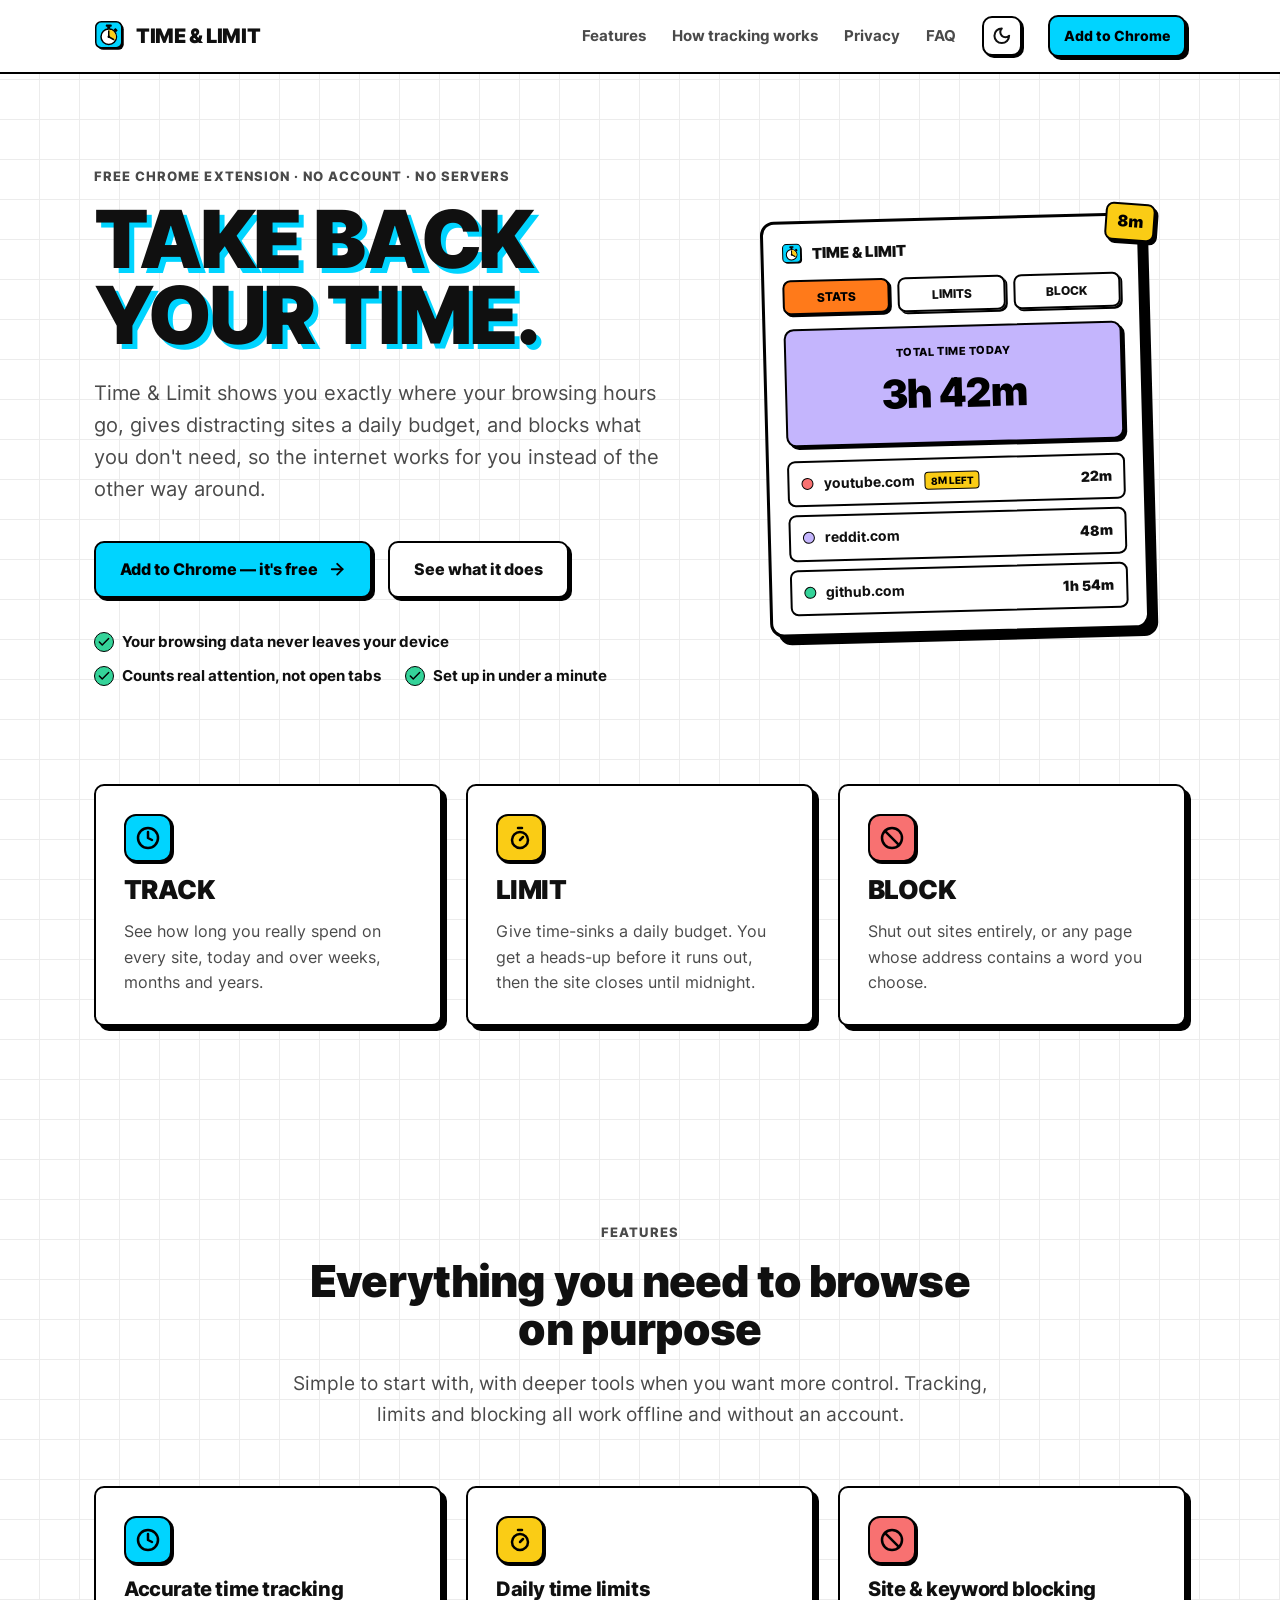
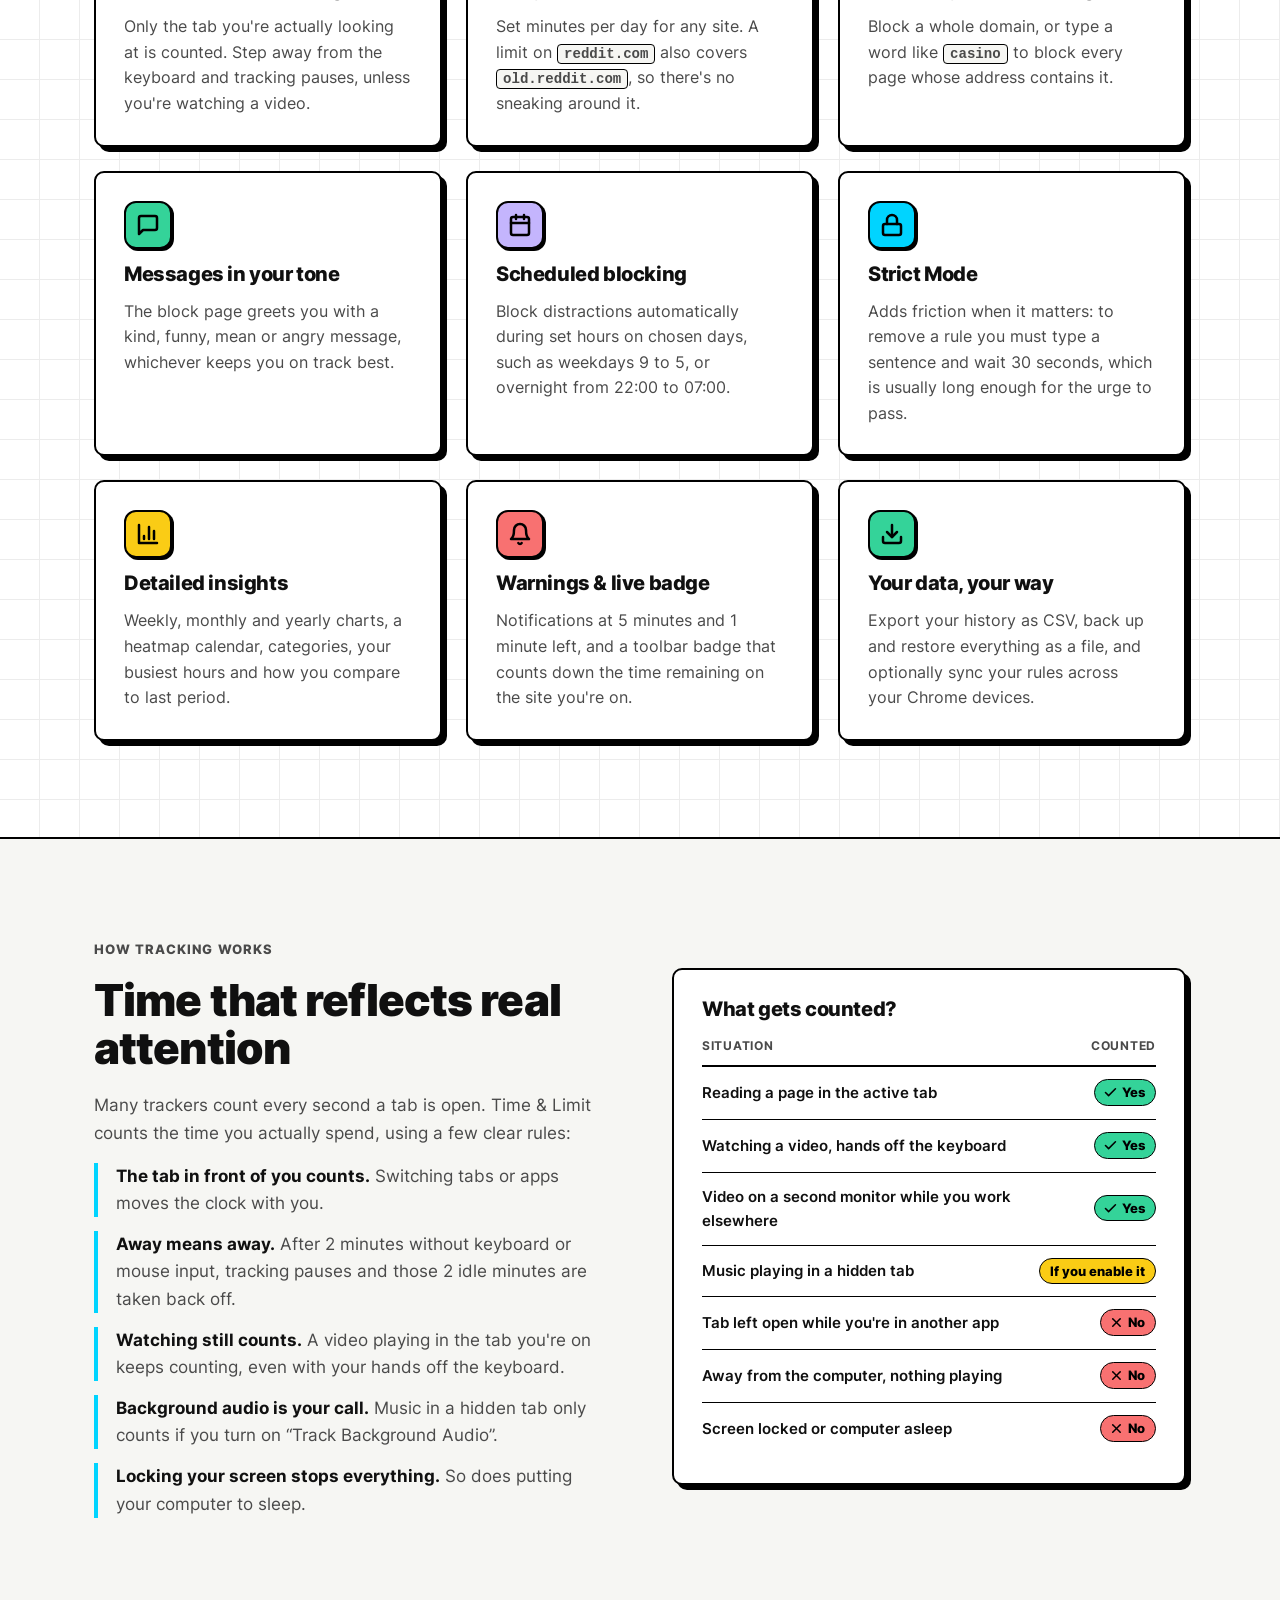
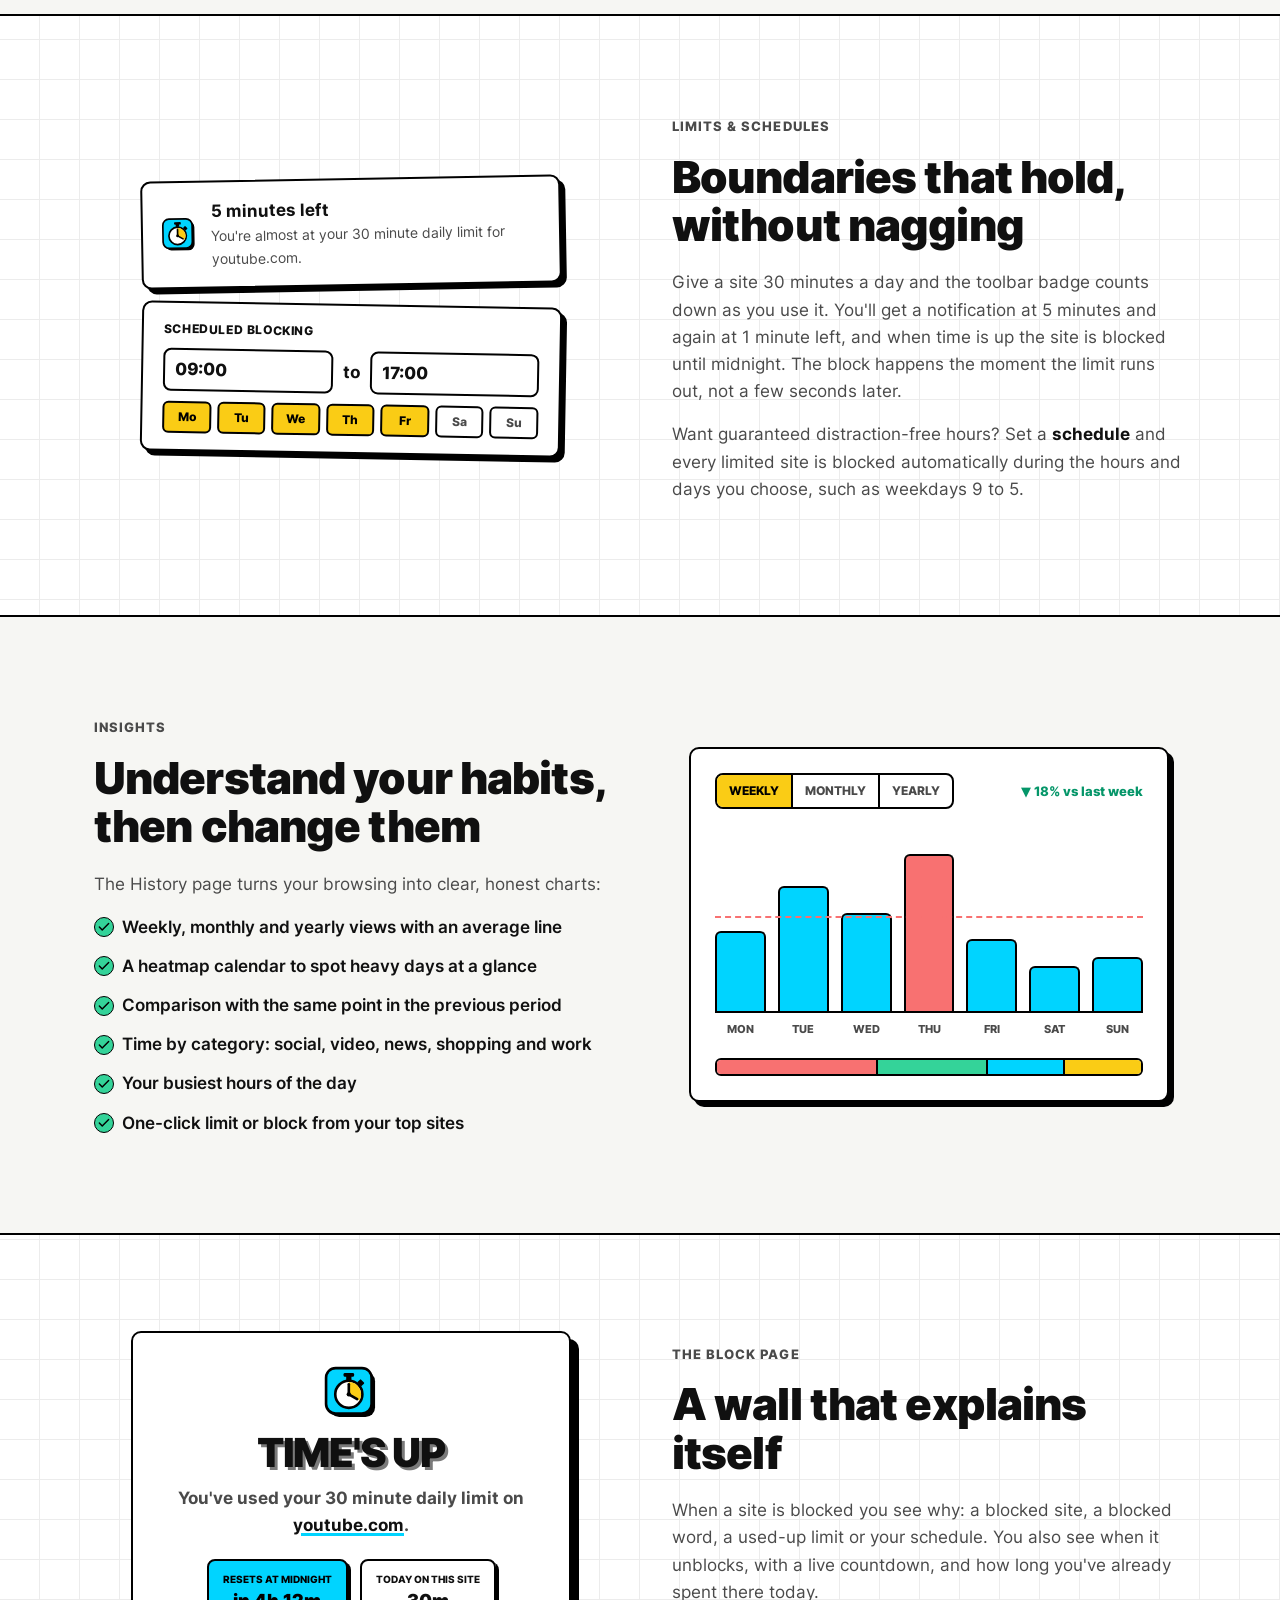
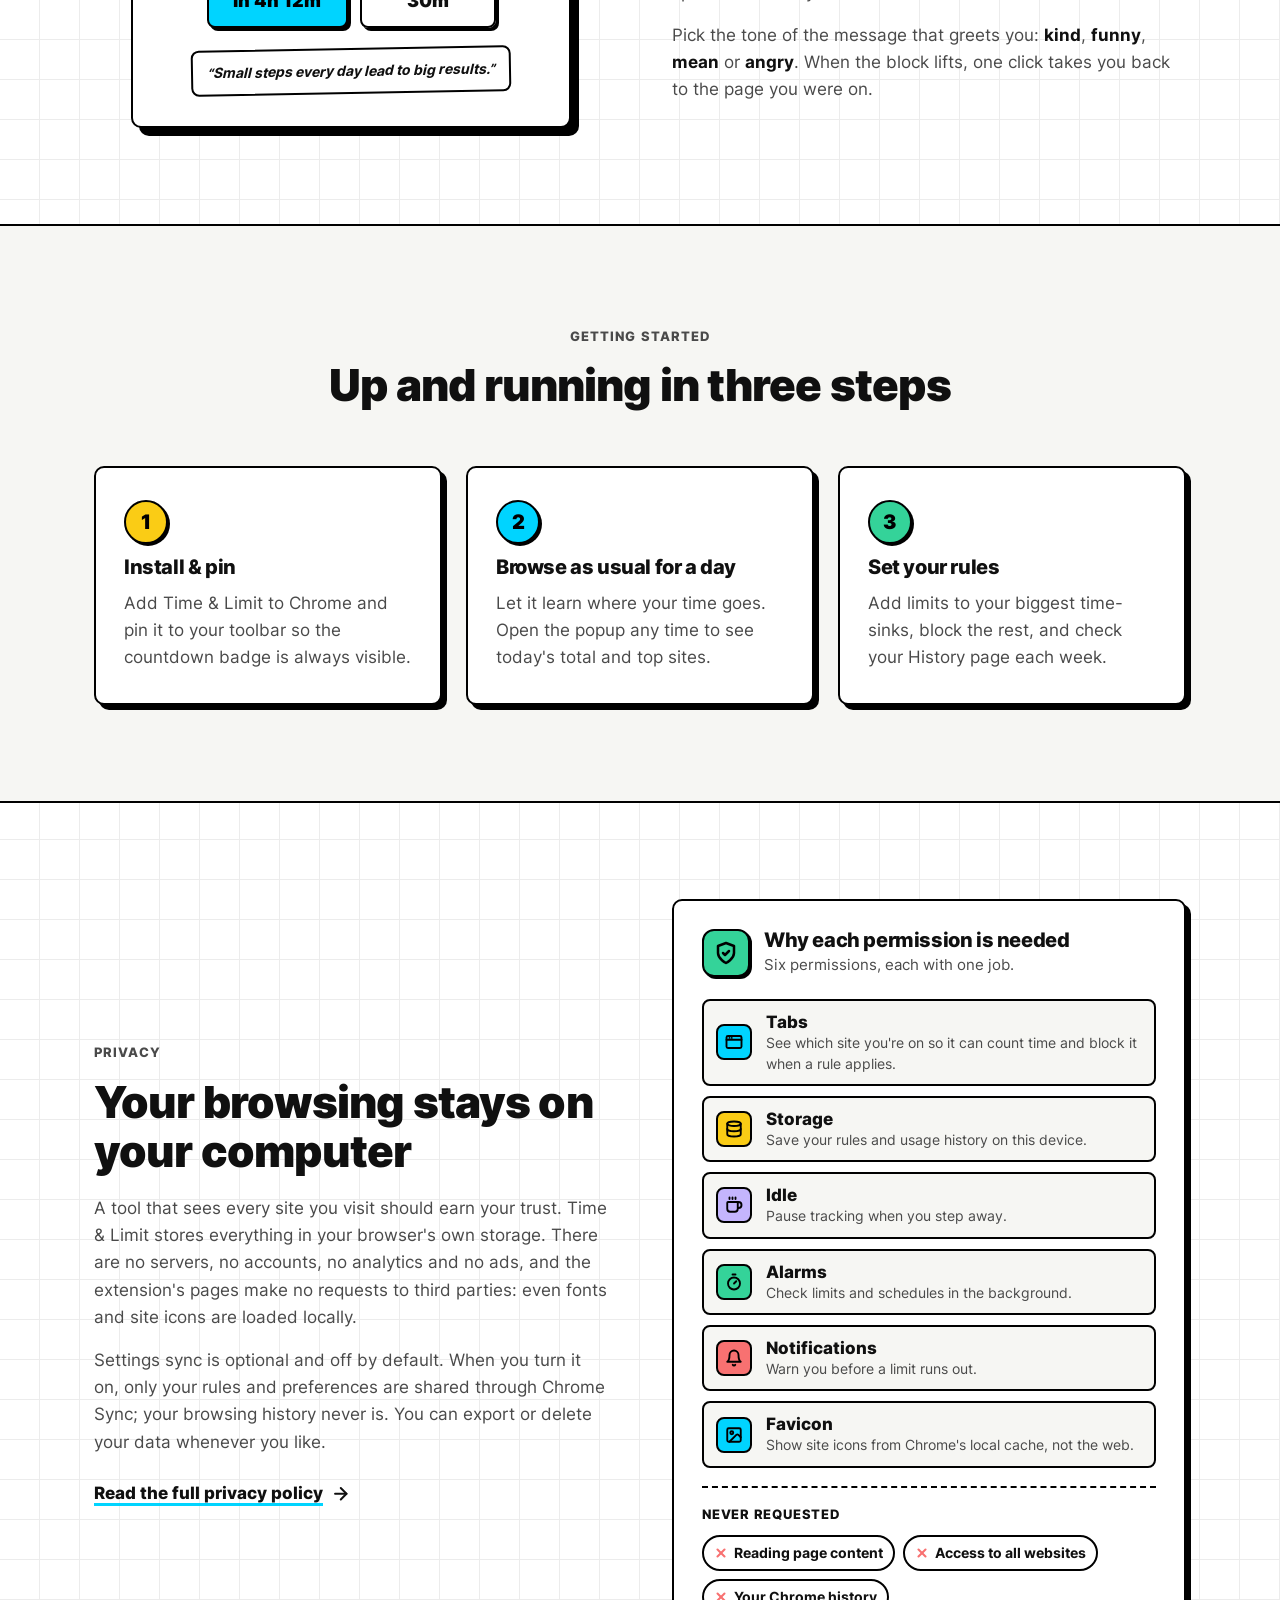
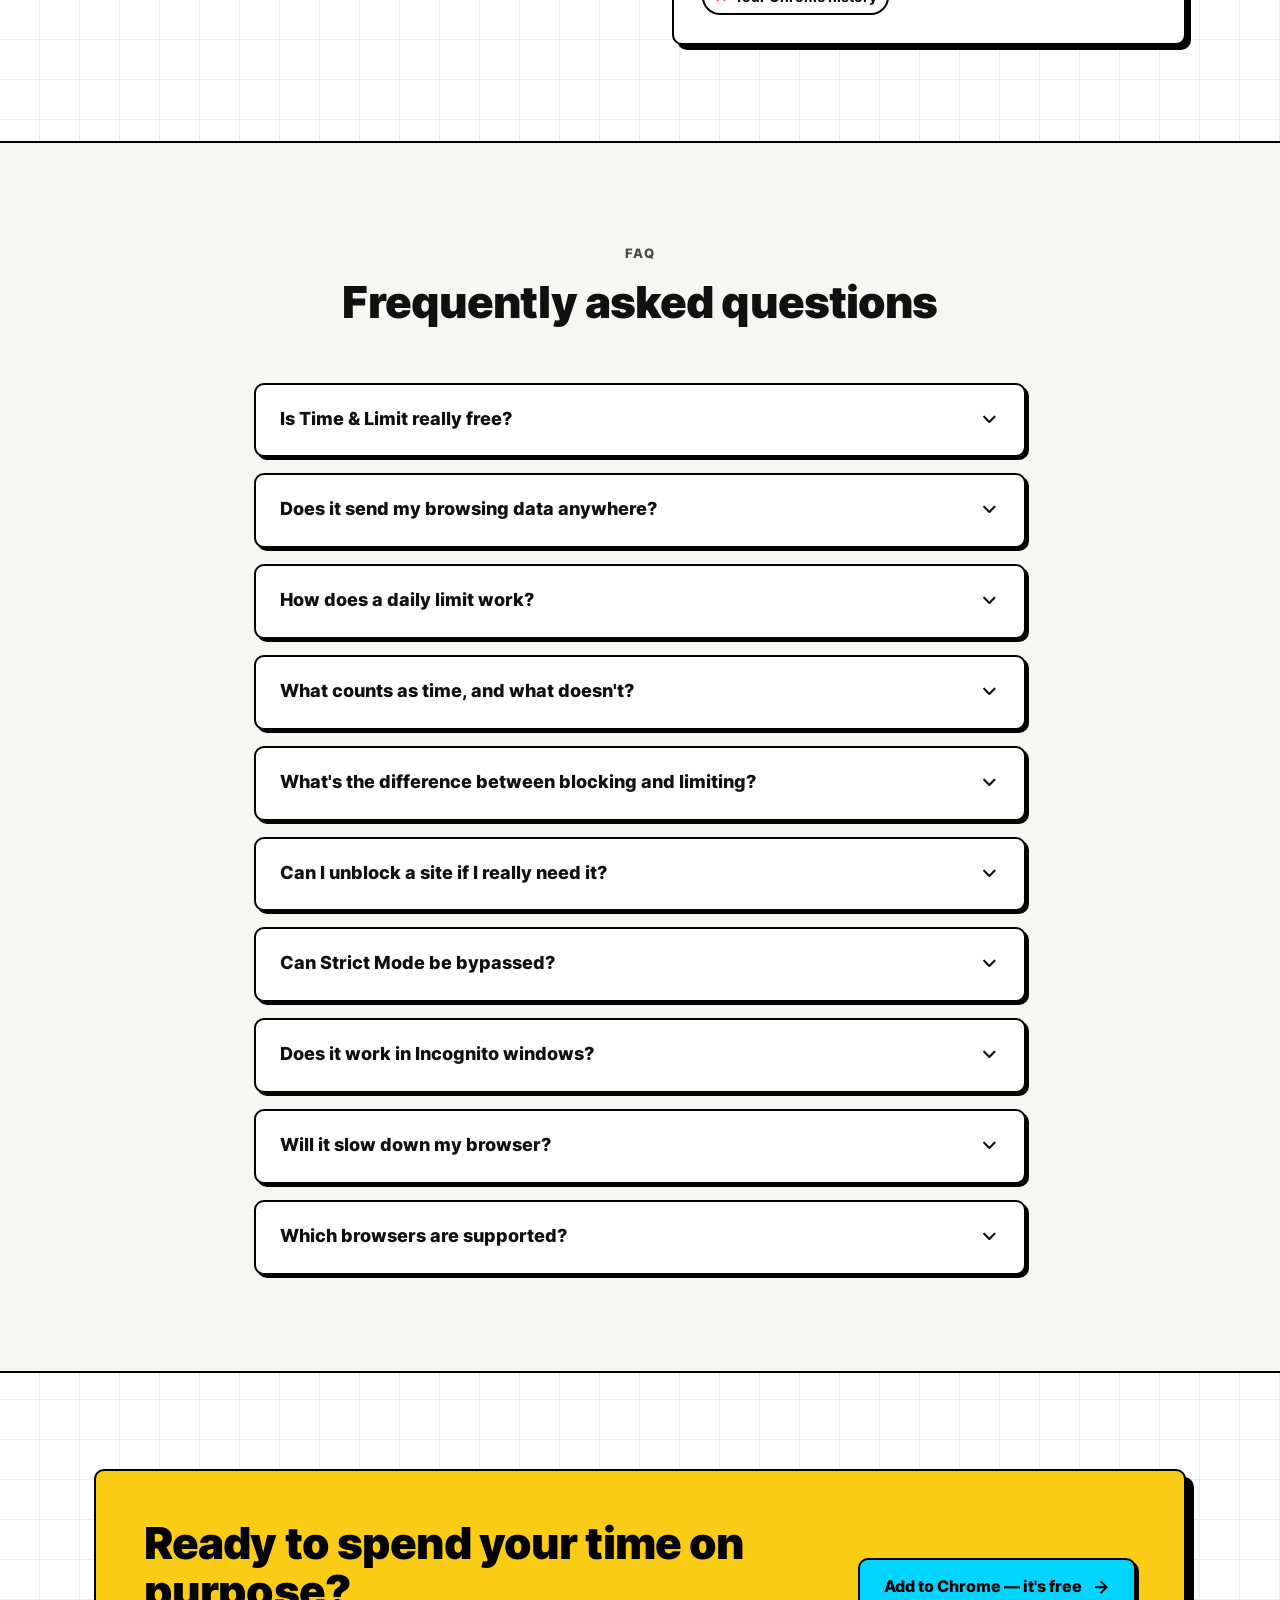
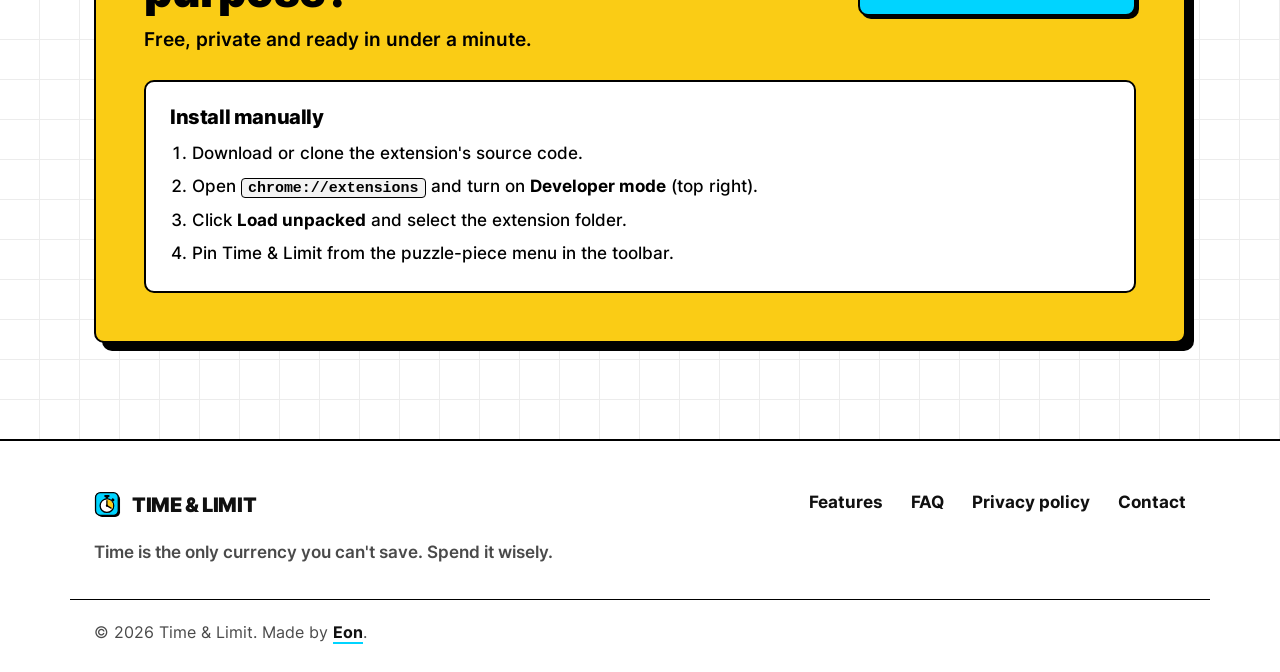
<file: index.html>
<!doctype html>
<html lang="en">
	<head>
		<meta charset="UTF-8" />
		<meta name="viewport" content="width=device-width, initial-scale=1" />
		<title>
			Time &amp; Limit: Screen Time Tracker &amp; Site Blocker for Chrome
		</title>
		<meta
			name="description"
			content="Time & Limit is a free Chrome extension that tracks where your time goes, sets daily limits on distracting sites, blocks what you don't need, and keeps all your data on your device."
		/>
		<meta name="theme-color" content="#00d4ff" />
		<meta name="color-scheme" content="light dark" />

		<!-- Social previews -->
		<meta property="og:type" content="website" />
		<meta property="og:title" content="Time & Limit: Take back your time" />
		<meta
			property="og:description"
			content="Track your browsing, set daily limits, block distractions and schedule distraction-free hours. Free, no account, no servers."
		/>
		<meta name="twitter:card" content="summary" />

		<link rel="icon" href="logo.svg" type="image/svg+xml" />
		<link
			rel="preload"
			href="fonts/inter-latin-wght-normal.woff2"
			as="font"
			type="font/woff2"
			crossorigin
		/>
		<link rel="stylesheet" href="style.css" />

		<!-- Apply the saved or system theme before first paint to avoid a flash -->
		<script>
			(function () {
				try {
					var saved = localStorage.getItem("timeLimitTheme");
					var dark = saved
						? saved === "dark"
						: window.matchMedia("(prefers-color-scheme: dark)")
								.matches;
					document.documentElement.dataset.theme = dark
						? "dark"
						: "light";
				} catch (e) {}
			})();
		</script>
		<script src="script.js" defer></script>
	</head>
	<body>
		<!-- Icon sprite (Lucide-style line icons) -->
		<svg
			xmlns="http://www.w3.org/2000/svg"
			class="sprite"
			aria-hidden="true"
		>
			<symbol id="i-clock" viewBox="0 0 24 24">
				<circle cx="12" cy="12" r="10" />
				<polyline points="12 6 12 12 16 14" />
			</symbol>
			<symbol id="i-timer" viewBox="0 0 24 24">
				<line x1="10" x2="14" y1="2" y2="2" />
				<line x1="12" x2="15" y1="14" y2="11" />
				<circle cx="12" cy="14" r="8" />
			</symbol>
			<symbol id="i-ban" viewBox="0 0 24 24">
				<circle cx="12" cy="12" r="10" />
				<path d="m4.9 4.9 14.2 14.2" />
			</symbol>
			<symbol id="i-target" viewBox="0 0 24 24">
				<circle cx="12" cy="12" r="10" />
				<circle cx="12" cy="12" r="6" />
				<circle cx="12" cy="12" r="2" />
			</symbol>
			<symbol id="i-calendar" viewBox="0 0 24 24">
				<rect width="18" height="18" x="3" y="4" rx="2" />
				<path d="M16 2v4" />
				<path d="M8 2v4" />
				<path d="M3 10h18" />
			</symbol>
			<symbol id="i-lock" viewBox="0 0 24 24">
				<rect width="18" height="11" x="3" y="11" rx="2" />
				<path d="M7 11V7a5 5 0 0 1 10 0v4" />
			</symbol>
			<symbol id="i-chart" viewBox="0 0 24 24">
				<path d="M3 3v18h18" />
				<path d="M18 17V9" />
				<path d="M13 17V5" />
				<path d="M8 17v-3" />
			</symbol>
			<symbol id="i-download" viewBox="0 0 24 24">
				<path d="M21 15v4a2 2 0 0 1-2 2H5a2 2 0 0 1-2-2v-4" />
				<polyline points="7 10 12 15 17 10" />
				<line x1="12" x2="12" y1="15" y2="3" />
			</symbol>
			<symbol id="i-shield" viewBox="0 0 24 24">
				<path d="M12 22s8-4 8-10V5l-8-3-8 3v7c0 6 8 10 8 10" />
				<path d="m9 12 2 2 4-4" />
			</symbol>
			<symbol id="i-check" viewBox="0 0 24 24">
				<path d="M20 6 9 17l-5-5" />
			</symbol>
			<symbol id="i-x" viewBox="0 0 24 24">
				<path d="M18 6 6 18" />
				<path d="m6 6 12 12" />
			</symbol>
			<symbol id="i-sun" viewBox="0 0 24 24">
				<circle cx="12" cy="12" r="4" />
				<path d="M12 2v2" />
				<path d="M12 20v2" />
				<path d="m4.93 4.93 1.41 1.41" />
				<path d="m17.66 17.66 1.41 1.41" />
				<path d="M2 12h2" />
				<path d="M20 12h2" />
				<path d="m6.34 17.66-1.41 1.41" />
				<path d="m19.07 4.93-1.41 1.41" />
			</symbol>
			<symbol id="i-moon" viewBox="0 0 24 24">
				<path d="M12 3a6 6 0 0 0 9 9 9 9 0 1 1-9-9Z" />
			</symbol>
			<symbol id="i-menu" viewBox="0 0 24 24">
				<line x1="4" x2="20" y1="6" y2="6" />
				<line x1="4" x2="20" y1="12" y2="12" />
				<line x1="4" x2="20" y1="18" y2="18" />
			</symbol>
			<symbol id="i-arrow" viewBox="0 0 24 24">
				<path d="M5 12h14" />
				<path d="m12 5 7 7-7 7" />
			</symbol>
			<symbol id="i-bell" viewBox="0 0 24 24">
				<path d="M6 8a6 6 0 0 1 12 0c0 7 3 9 3 9H3s3-2 3-9" />
				<path d="M10.3 21a1.94 1.94 0 0 0 3.4 0" />
			</symbol>
			<symbol id="i-message" viewBox="0 0 24 24">
				<path
					d="M21 15a2 2 0 0 1-2 2H7l-4 4V5a2 2 0 0 1 2-2h14a2 2 0 0 1 2 2z"
				/>
			</symbol>
			<symbol id="i-window" viewBox="0 0 24 24">
				<rect width="20" height="16" x="2" y="4" rx="2" />
				<path d="M2 9h20" />
				<path d="M6 6.5h.01" />
				<path d="M9 6.5h.01" />
			</symbol>
			<symbol id="i-database" viewBox="0 0 24 24">
				<ellipse cx="12" cy="5" rx="9" ry="3" />
				<path d="M3 5v14a9 3 0 0 0 18 0V5" />
				<path d="M3 12a9 3 0 0 0 18 0" />
			</symbol>
			<symbol id="i-coffee" viewBox="0 0 24 24">
				<path d="M10 2v2" />
				<path d="M14 2v2" />
				<path
					d="M16 8a1 1 0 0 1 1 1v8a4 4 0 0 1-4 4H7a4 4 0 0 1-4-4V9a1 1 0 0 1 1-1h14a4 4 0 1 1 0 8h-1"
				/>
				<path d="M6 2v2" />
			</symbol>
			<symbol id="i-image" viewBox="0 0 24 24">
				<rect width="18" height="18" x="3" y="3" rx="2" />
				<circle cx="9" cy="9" r="2" />
				<path d="m21 15-3.09-3.09a2 2 0 0 0-2.82 0L6 21" />
			</symbol>
			<symbol id="i-chevron" viewBox="0 0 24 24">
				<path d="m6 9 6 6 6-6" />
			</symbol>
		</svg>

		<a class="skip-link" href="#main">Skip to content</a>

		<header class="site-header">
			<div class="container header-inner">
				<a
					href="index.html"
					class="brand"
					aria-label="Time &amp; Limit home"
				>
					<img
						src="logo.svg"
						alt=""
						class="brand-logo"
						width="32"
						height="32"
					/>
					<span>Time &amp; Limit</span>
				</a>

				<button
					type="button"
					class="icon-btn menu-btn"
					id="menu-btn"
					aria-label="Open menu"
					aria-expanded="false"
					aria-controls="site-nav"
				>
					<svg class="icon icon-open" aria-hidden="true">
						<use href="#i-menu" />
					</svg>
					<svg class="icon icon-close" aria-hidden="true">
						<use href="#i-x" />
					</svg>
				</button>

				<nav class="site-nav" id="site-nav" aria-label="Main">
					<a href="#features">Features</a>
					<a href="#tracking">How tracking works</a>
					<a href="#privacy">Privacy</a>
					<a href="#faq">FAQ</a>
					<button
						type="button"
						class="icon-btn theme-btn"
						id="theme-btn"
						aria-label="Switch to dark mode"
						aria-pressed="false"
					>
						<svg class="icon icon-moon" aria-hidden="true">
							<use href="#i-moon" />
						</svg>
						<svg class="icon icon-sun" aria-hidden="true">
							<use href="#i-sun" />
						</svg>
					</button>
					<a
						href="#install"
						class="btn btn-primary btn-sm"
						data-store-link
						>Add to Chrome</a
					>
				</nav>
			</div>
		</header>

		<main id="main">
			<!-- Hero -->
			<section class="hero">
				<div class="container hero-grid">
					<div class="hero-copy">
						<p class="eyebrow">
							Free Chrome extension &middot; No account &middot;
							No servers
						</p>
						<h1>Take back your time.</h1>
						<p class="lead">
							Time &amp; Limit shows you exactly where your
							browsing hours go, gives distracting sites a daily
							budget, and blocks what you don't need, so the
							internet works for you instead of the other way
							around.
						</p>
						<div class="hero-actions">
							<a
								href="#install"
								class="btn btn-primary"
								data-store-link
							>
								Add to Chrome &mdash; it's free
								<svg class="icon" aria-hidden="true">
									<use href="#i-arrow" />
								</svg>
							</a>
							<a href="#features" class="btn btn-secondary"
								>See what it does</a
							>
						</div>
						<ul class="hero-points">
							<li>
								<svg class="icon" aria-hidden="true">
									<use href="#i-check" /></svg
								>Your browsing data never leaves your device
							</li>
							<li>
								<svg class="icon" aria-hidden="true">
									<use href="#i-check" /></svg
								>Counts real attention, not open tabs
							</li>
							<li>
								<svg class="icon" aria-hidden="true">
									<use href="#i-check" /></svg
								>Set up in under a minute
							</li>
						</ul>
					</div>

					<!-- Illustration of the extension popup -->
					<div
						class="hero-visual"
						role="img"
						aria-label="The Time and Limit popup showing 3 hours 42 minutes today, with YouTube, Reddit and GitHub listed and a 30 minute limit on YouTube."
					>
						<div class="mock-popup" aria-hidden="true">
							<div class="mock-popup-head">
								<img
									src="logo.svg"
									alt=""
									width="22"
									height="22"
								/>
								<span>Time &amp; Limit</span>
							</div>
							<div class="mock-tabs">
								<span class="is-active">Stats</span
								><span>Limits</span><span>Block</span>
							</div>
							<div class="mock-total">
								<small>Total time today</small>
								<strong>3h 42m</strong>
							</div>
							<ul class="mock-sites">
								<li>
									<span class="dot dot-red"></span
									>youtube.com<span class="mock-pill"
										>8m left</span
									><b>22m</b>
								</li>
								<li>
									<span class="dot dot-purple"></span
									>reddit.com<b>48m</b>
								</li>
								<li>
									<span class="dot dot-green"></span
									>github.com<b>1h 54m</b>
								</li>
							</ul>
						</div>
						<div class="mock-badge" aria-hidden="true">8m</div>
					</div>
				</div>
			</section>

			<!-- Three pillars -->
			<section class="section pillars" aria-labelledby="pillars-title">
				<div class="container">
					<h2 class="visually-hidden" id="pillars-title">
						Track, limit and block
					</h2>
					<div class="pillar-grid">
						<article class="card pillar">
							<span class="icon-tile tile-cyan"
								><svg class="icon" aria-hidden="true">
									<use href="#i-clock" /></svg
							></span>
							<h3>Track</h3>
							<p>
								See how long you really spend on every site,
								today and over weeks, months and years.
							</p>
						</article>
						<article class="card pillar">
							<span class="icon-tile tile-yellow"
								><svg class="icon" aria-hidden="true">
									<use href="#i-timer" /></svg
							></span>
							<h3>Limit</h3>
							<p>
								Give time-sinks a daily budget. You get a
								heads-up before it runs out, then the site
								closes until midnight.
							</p>
						</article>
						<article class="card pillar">
							<span class="icon-tile tile-red"
								><svg class="icon" aria-hidden="true">
									<use href="#i-ban" /></svg
							></span>
							<h3>Block</h3>
							<p>
								Shut out sites entirely, or any page whose
								address contains a word you choose.
							</p>
						</article>
					</div>
				</div>
			</section>

			<!-- Features -->
			<section
				class="section"
				id="features"
				aria-labelledby="features-title"
			>
				<div class="container">
					<header class="section-head">
						<p class="eyebrow">Features</p>
						<h2 id="features-title">
							Everything you need to browse on purpose
						</h2>
						<p class="section-lead">
							Simple to start with, with deeper tools when you
							want more control. Tracking, limits and blocking all
							work offline and without an account.
						</p>
					</header>

					<div class="feature-grid">
						<article class="card feature">
							<span class="icon-tile tile-cyan"
								><svg class="icon" aria-hidden="true">
									<use href="#i-clock" /></svg
							></span>
							<h3>Accurate time tracking</h3>
							<p>
								Only the tab you're actually looking at is
								counted. Step away from the keyboard and
								tracking pauses, unless you're watching a video.
							</p>
						</article>
						<article class="card feature">
							<span class="icon-tile tile-yellow"
								><svg class="icon" aria-hidden="true">
									<use href="#i-timer" /></svg
							></span>
							<h3>Daily time limits</h3>
							<p>
								Set minutes per day for any site. A limit on
								<code>reddit.com</code> also covers
								<code>old.reddit.com</code>, so there's no
								sneaking around it.
							</p>
						</article>
						<article class="card feature">
							<span class="icon-tile tile-red"
								><svg class="icon" aria-hidden="true">
									<use href="#i-ban" /></svg
							></span>
							<h3>Site &amp; keyword blocking</h3>
							<p>
								Block a whole domain, or type a word like
								<code>casino</code> to block every page whose
								address contains it.
							</p>
						</article>
						<article class="card feature">
							<span class="icon-tile tile-green"
								><svg class="icon" aria-hidden="true">
									<use href="#i-message" /></svg
							></span>
							<h3>Messages in your tone</h3>
							<p>
								The block page greets you with a kind, funny,
								mean or angry message, whichever keeps you on
								track best.
							</p>
						</article>
						<article class="card feature">
							<span class="icon-tile tile-purple"
								><svg class="icon" aria-hidden="true">
									<use href="#i-calendar" /></svg
							></span>
							<h3>Scheduled blocking</h3>
							<p>
								Block distractions automatically during set
								hours on chosen days, such as weekdays 9 to 5,
								or overnight from 22:00 to 07:00.
							</p>
						</article>
						<article class="card feature">
							<span class="icon-tile tile-cyan"
								><svg class="icon" aria-hidden="true">
									<use href="#i-lock" /></svg
							></span>
							<h3>Strict Mode</h3>
							<p>
								Adds friction when it matters: to remove a rule
								you must type a sentence and wait 30 seconds,
								which is usually long enough for the urge to
								pass.
							</p>
						</article>
						<article class="card feature">
							<span class="icon-tile tile-yellow"
								><svg class="icon" aria-hidden="true">
									<use href="#i-chart" /></svg
							></span>
							<h3>Detailed insights</h3>
							<p>
								Weekly, monthly and yearly charts, a heatmap
								calendar, categories, your busiest hours and how
								you compare to last period.
							</p>
						</article>
						<article class="card feature">
							<span class="icon-tile tile-red"
								><svg class="icon" aria-hidden="true">
									<use href="#i-bell" /></svg
							></span>
							<h3>Warnings &amp; live badge</h3>
							<p>
								Notifications at 5 minutes and 1 minute left,
								and a toolbar badge that counts down the time
								remaining on the site you're on.
							</p>
						</article>
						<article class="card feature">
							<span class="icon-tile tile-green"
								><svg class="icon" aria-hidden="true">
									<use href="#i-download" /></svg
							></span>
							<h3>Your data, your way</h3>
							<p>
								Export your history as CSV, back up and restore
								everything as a file, and optionally sync your
								rules across your Chrome devices.
							</p>
						</article>
					</div>
				</div>
			</section>

			<!-- Tracking explained -->
			<section
				class="section section-alt"
				id="tracking"
				aria-labelledby="tracking-title"
			>
				<div class="container split">
					<div class="split-copy">
						<p class="eyebrow">How tracking works</p>
						<h2 id="tracking-title">
							Time that reflects real attention
						</h2>
						<p>
							Many trackers count every second a tab is open. Time
							&amp; Limit counts the time you actually spend,
							using a few clear rules:
						</p>
						<ul class="rule-list">
							<li>
								<strong>The tab in front of you counts.</strong>
								Switching tabs or apps moves the clock with you.
							</li>
							<li>
								<strong>Away means away.</strong> After 2
								minutes without keyboard or mouse input,
								tracking pauses and those 2 idle minutes are
								taken back off.
							</li>
							<li>
								<strong>Watching still counts.</strong> A video
								playing in the tab you're on keeps counting,
								even with your hands off the keyboard.
							</li>
							<li>
								<strong>Background audio is your call.</strong>
								Music in a hidden tab only counts if you turn on
								&ldquo;Track Background Audio&rdquo;.
							</li>
							<li>
								<strong
									>Locking your screen stops
									everything.</strong
								>
								So does putting your computer to sleep.
							</li>
						</ul>
					</div>

					<div class="card scenario-card">
						<h3>What gets counted?</h3>
						<table class="scenario-table">
							<caption class="visually-hidden">
								Examples of what Time and Limit counts
							</caption>
							<thead>
								<tr>
									<th scope="col">Situation</th>
									<th scope="col">Counted</th>
								</tr>
							</thead>
							<tbody>
								<tr>
									<td>Reading a page in the active tab</td>
									<td>
										<span class="yes"
											><svg
												class="icon"
												aria-hidden="true"
											>
												<use href="#i-check" /></svg
											>Yes</span
										>
									</td>
								</tr>
								<tr>
									<td>
										Watching a video, hands off the keyboard
									</td>
									<td>
										<span class="yes"
											><svg
												class="icon"
												aria-hidden="true"
											>
												<use href="#i-check" /></svg
											>Yes</span
										>
									</td>
								</tr>
								<tr>
									<td>
										Video on a second monitor while you work
										elsewhere
									</td>
									<td>
										<span class="yes"
											><svg
												class="icon"
												aria-hidden="true"
											>
												<use href="#i-check" /></svg
											>Yes</span
										>
									</td>
								</tr>
								<tr>
									<td>Music playing in a hidden tab</td>
									<td>
										<span class="maybe"
											>If you enable it</span
										>
									</td>
								</tr>
								<tr>
									<td>
										Tab left open while you're in another
										app
									</td>
									<td>
										<span class="no"
											><svg
												class="icon"
												aria-hidden="true"
											>
												<use href="#i-x" /></svg
											>No</span
										>
									</td>
								</tr>
								<tr>
									<td>
										Away from the computer, nothing playing
									</td>
									<td>
										<span class="no"
											><svg
												class="icon"
												aria-hidden="true"
											>
												<use href="#i-x" /></svg
											>No</span
										>
									</td>
								</tr>
								<tr>
									<td>Screen locked or computer asleep</td>
									<td>
										<span class="no"
											><svg
												class="icon"
												aria-hidden="true"
											>
												<use href="#i-x" /></svg
											>No</span
										>
									</td>
								</tr>
							</tbody>
						</table>
					</div>
				</div>
			</section>

			<!-- Limits & focus -->
			<section class="section" aria-labelledby="limits-title">
				<div class="container split split-reverse">
					<div class="split-copy">
						<p class="eyebrow">Limits &amp; schedules</p>
						<h2 id="limits-title">
							Boundaries that hold, without nagging
						</h2>
						<p>
							Give a site 30 minutes a day and the toolbar badge
							counts down as you use it. You'll get a notification
							at 5 minutes and again at 1 minute left, and when
							time is up the site is blocked until midnight. The
							block happens the moment the limit runs out, not a
							few seconds later.
						</p>
						<p>
							Want guaranteed distraction-free hours? Set a
							<strong>schedule</strong> and every limited site is
							blocked automatically during the hours and days you
							choose, such as weekdays 9 to 5.
						</p>
					</div>

					<div class="stack-visual" aria-hidden="true">
						<div class="card mock-notification">
							<img src="logo.svg" alt="" width="36" height="36" />
							<div>
								<strong>5 minutes left</strong>
								<span
									>You're almost at your 30 minute daily limit
									for youtube.com.</span
								>
							</div>
						</div>
						<div class="card mock-schedule">
							<small>Scheduled blocking</small>
							<div class="mock-times">
								<span>09:00</span>to<span>17:00</span>
							</div>
							<div class="mock-days">
								<span class="on">Mo</span
								><span class="on">Tu</span
								><span class="on">We</span
								><span class="on">Th</span
								><span class="on">Fr</span><span>Sa</span
								><span>Su</span>
							</div>
						</div>
					</div>
				</div>
			</section>

			<!-- Insights -->
			<section
				class="section section-alt"
				aria-labelledby="insights-title"
			>
				<div class="container split">
					<div class="split-copy">
						<p class="eyebrow">Insights</p>
						<h2 id="insights-title">
							Understand your habits, then change them
						</h2>
						<p>
							The History page turns your browsing into clear,
							honest charts:
						</p>
						<ul class="check-list">
							<li>
								<svg class="icon" aria-hidden="true">
									<use href="#i-check" /></svg
								>Weekly, monthly and yearly views with an
								average line
							</li>
							<li>
								<svg class="icon" aria-hidden="true">
									<use href="#i-check" /></svg
								>A heatmap calendar to spot heavy days at a
								glance
							</li>
							<li>
								<svg class="icon" aria-hidden="true">
									<use href="#i-check" /></svg
								>Comparison with the same point in the previous
								period
							</li>
							<li>
								<svg class="icon" aria-hidden="true">
									<use href="#i-check" /></svg
								>Time by category: social, video, news, shopping
								and work
							</li>
							<li>
								<svg class="icon" aria-hidden="true">
									<use href="#i-check" /></svg
								>Your busiest hours of the day
							</li>
							<li>
								<svg class="icon" aria-hidden="true">
									<use href="#i-check" /></svg
								>One-click limit or block from your top sites
							</li>
						</ul>
					</div>

					<div class="card mock-chart" aria-hidden="true">
						<div class="mock-chart-head">
							<div class="mock-segment">
								<span class="is-active">Weekly</span
								><span>Monthly</span><span>Yearly</span>
							</div>
							<span class="mock-trend"
								>&#9660; 18% vs last week</span
							>
						</div>
						<div class="mock-bars">
							<span style="--h: 45%"></span
							><span style="--h: 70%"></span
							><span style="--h: 55%"></span>
							<span style="--h: 88%" class="is-selected"></span
							><span style="--h: 40%"></span
							><span style="--h: 25%"></span
							><span style="--h: 30%"></span>
							<i class="mock-avg"></i>
						</div>
						<div class="mock-days-axis">
							<span>Mon</span><span>Tue</span><span>Wed</span
							><span>Thu</span><span>Fri</span><span>Sat</span
							><span>Sun</span>
						</div>
						<div class="mock-category">
							<span style="--w: 38%" class="c-red"></span
							><span style="--w: 26%" class="c-green"></span
							><span style="--w: 18%" class="c-cyan"></span
							><span style="--w: 18%" class="c-yellow"></span>
						</div>
					</div>
				</div>
			</section>

			<!-- Block page -->
			<section class="section" aria-labelledby="blockpage-title">
				<div class="container split split-reverse">
					<div class="split-copy">
						<p class="eyebrow">The block page</p>
						<h2 id="blockpage-title">
							A wall that explains itself
						</h2>
						<p>
							When a site is blocked you see why: a blocked site,
							a blocked word, a used-up limit or your schedule.
							You also see when it unblocks, with a live
							countdown, and how long you've already spent there
							today.
						</p>
						<p>
							Pick the tone of the message that greets you:
							<strong>kind</strong>, <strong>funny</strong>,
							<strong>mean</strong> or <strong>angry</strong>.
							When the block lifts, one click takes you back to
							the page you were on.
						</p>
					</div>

					<div class="card mock-block" aria-hidden="true">
						<img src="logo.svg" alt="" width="56" height="56" />
						<strong class="mock-block-title">Time's up</strong>
						<span
							>You've used your 30 minute daily limit on
							<u>youtube.com</u>.</span
						>
						<div class="mock-block-info">
							<div class="info-accent">
								<small>Resets at midnight</small
								><b>in 4h 12m</b>
							</div>
							<div>
								<small>Today on this site</small><b>30m</b>
							</div>
						</div>
						<em
							>&ldquo;Small steps every day lead to big
							results.&rdquo;</em
						>
					</div>
				</div>
			</section>

			<!-- How it works -->
			<section
				class="section section-alt"
				id="how-it-works"
				aria-labelledby="steps-title"
			>
				<div class="container">
					<header class="section-head">
						<p class="eyebrow">Getting started</p>
						<h2 id="steps-title">Up and running in three steps</h2>
					</header>
					<ol class="steps">
						<li class="card step">
							<span class="step-number">1</span>
							<h3>Install &amp; pin</h3>
							<p>
								Add Time &amp; Limit to Chrome and pin it to
								your toolbar so the countdown badge is always
								visible.
							</p>
						</li>
						<li class="card step">
							<span class="step-number">2</span>
							<h3>Browse as usual for a day</h3>
							<p>
								Let it learn where your time goes. Open the
								popup any time to see today's total and top
								sites.
							</p>
						</li>
						<li class="card step">
							<span class="step-number">3</span>
							<h3>Set your rules</h3>
							<p>
								Add limits to your biggest time-sinks, block the
								rest, and check your History page each week.
							</p>
						</li>
					</ol>
				</div>
			</section>

			<!-- Privacy -->
			<section
				class="section"
				id="privacy"
				aria-labelledby="privacy-title"
			>
				<div class="container split">
					<div class="split-copy">
						<p class="eyebrow">Privacy</p>
						<h2 id="privacy-title">
							Your browsing stays on your computer
						</h2>
						<p>
							A tool that sees every site you visit should earn
							your trust. Time &amp; Limit stores everything in
							your browser's own storage. There are no servers, no
							accounts, no analytics and no ads, and the
							extension's pages make no requests to third parties:
							even fonts and site icons are loaded locally.
						</p>
						<p>
							Settings sync is optional and off by default. When
							you turn it on, only your rules and preferences are
							shared through Chrome Sync; your browsing history
							never is. You can export or delete your data
							whenever you like.
						</p>
						<a href="privacy.html" class="text-link">
							Read the full privacy policy
							<svg class="icon" aria-hidden="true">
								<use href="#i-arrow" />
							</svg>
						</a>
					</div>

					<div class="card permissions-card">
						<div class="permissions-head">
							<span class="icon-tile tile-green"
								><svg class="icon" aria-hidden="true">
									<use href="#i-shield" /></svg
							></span>
							<div>
								<h3>Why each permission is needed</h3>
								<p>Six permissions, each with one job.</p>
							</div>
						</div>
						<dl class="permissions">
							<div>
								<span class="perm-icon tile-cyan"
									><svg class="icon" aria-hidden="true">
										<use href="#i-window" /></svg
								></span>
								<dt>Tabs</dt>
								<dd>
									See which site you're on so it can count
									time and block it when a rule applies.
								</dd>
							</div>
							<div>
								<span class="perm-icon tile-yellow"
									><svg class="icon" aria-hidden="true">
										<use href="#i-database" /></svg
								></span>
								<dt>Storage</dt>
								<dd>
									Save your rules and usage history on this
									device.
								</dd>
							</div>
							<div>
								<span class="perm-icon tile-purple"
									><svg class="icon" aria-hidden="true">
										<use href="#i-coffee" /></svg
								></span>
								<dt>Idle</dt>
								<dd>Pause tracking when you step away.</dd>
							</div>
							<div>
								<span class="perm-icon tile-green"
									><svg class="icon" aria-hidden="true">
										<use href="#i-timer" /></svg
								></span>
								<dt>Alarms</dt>
								<dd>
									Check limits and schedules in the
									background.
								</dd>
							</div>
							<div>
								<span class="perm-icon tile-red"
									><svg class="icon" aria-hidden="true">
										<use href="#i-bell" /></svg
								></span>
								<dt>Notifications</dt>
								<dd>Warn you before a limit runs out.</dd>
							</div>
							<div>
								<span class="perm-icon tile-cyan"
									><svg class="icon" aria-hidden="true">
										<use href="#i-image" /></svg
								></span>
								<dt>Favicon</dt>
								<dd>
									Show site icons from Chrome's local cache,
									not the web.
								</dd>
							</div>
						</dl>
						<div class="permissions-never">
							<p class="permissions-never-title">
								Never requested
							</p>
							<ul>
								<li>
									<svg class="icon" aria-hidden="true">
										<use href="#i-x" /></svg
									>Reading page content
								</li>
								<li>
									<svg class="icon" aria-hidden="true">
										<use href="#i-x" /></svg
									>Access to all websites
								</li>
								<li>
									<svg class="icon" aria-hidden="true">
										<use href="#i-x" /></svg
									>Your Chrome history
								</li>
							</ul>
						</div>
					</div>
				</div>
			</section>

			<!-- FAQ -->
			<section
				class="section section-alt"
				id="faq"
				aria-labelledby="faq-title"
			>
				<div class="container container-narrow">
					<header class="section-head">
						<p class="eyebrow">FAQ</p>
						<h2 id="faq-title">Frequently asked questions</h2>
					</header>

					<div class="faq">
						<details class="card faq-item">
							<summary>
								Is Time &amp; Limit really free?<svg
									class="icon"
									aria-hidden="true"
								>
									<use href="#i-chevron" />
								</svg>
							</summary>
							<p>
								Yes. There are no premium tiers, subscriptions,
								ads or hidden fees.
							</p>
						</details>
						<details class="card faq-item">
							<summary>
								Does it send my browsing data anywhere?<svg
									class="icon"
									aria-hidden="true"
								>
									<use href="#i-chevron" />
								</svg>
							</summary>
							<p>
								No. All tracking happens and is stored inside
								your browser. The only optional exception is
								settings sync, which shares your rules (never
								your history) through your own Chrome account.
							</p>
						</details>
						<details class="card faq-item">
							<summary>
								How does a daily limit work?<svg
									class="icon"
									aria-hidden="true"
								>
									<use href="#i-chevron" />
								</svg>
							</summary>
							<p>
								Set minutes per day for a site, such as 30
								minutes for youtube.com. Time on the site and
								its subdomains adds up towards it. You're warned
								at 5 minutes and 1 minute left, and when the
								time is used up the site is blocked until
								midnight, when every limit resets.
							</p>
						</details>
						<details class="card faq-item">
							<summary>
								What counts as time, and what doesn't?<svg
									class="icon"
									aria-hidden="true"
								>
									<use href="#i-chevron" />
								</svg>
							</summary>
							<p>
								The tab you're looking at counts. If you're away
								for more than 2 minutes, tracking pauses and the
								idle minutes are removed, unless a video or
								audio is playing in that tab. Music in hidden
								tabs counts only if you turn on &ldquo;Track
								Background Audio&rdquo;. A locked screen or
								sleeping computer never counts.
							</p>
						</details>
						<details class="card faq-item">
							<summary>
								What's the difference between blocking and
								limiting?<svg class="icon" aria-hidden="true">
									<use href="#i-chevron" />
								</svg>
							</summary>
							<p>
								A blocked site is always closed. A limited site
								is open until you've used its daily budget.
								Limited sites are also the ones your schedule
								blocks, so your limits list doubles as your list
								of distractions.
							</p>
						</details>
						<details class="card faq-item">
							<summary>
								Can I unblock a site if I really need it?<svg
									class="icon"
									aria-hidden="true"
								>
									<use href="#i-chevron" />
								</svg>
							</summary>
							<p>
								Yes, from the extension popup at any time. If
								you've turned on Strict Mode you'll first need
								to type a short sentence and wait 30 seconds.
								That delay is deliberate.
							</p>
						</details>
						<details class="card faq-item">
							<summary>
								Can Strict Mode be bypassed?<svg
									class="icon"
									aria-hidden="true"
								>
									<use href="#i-chevron" />
								</svg>
							</summary>
							<p>
								Honestly, yes: no extension can stop you from
								turning it off in Chrome's settings. Strict Mode
								is designed to add enough friction to stop
								impulsive decisions, not to lock you out of your
								own browser.
							</p>
						</details>
						<details class="card faq-item">
							<summary>
								Does it work in Incognito windows?<svg
									class="icon"
									aria-hidden="true"
								>
									<use href="#i-chevron" />
								</svg>
							</summary>
							<p>
								Only if you allow it. Chrome keeps extensions
								out of Incognito by default; you can enable it
								under Manage extension &rarr; Allow in
								Incognito. Once allowed, your blocks, limits and
								schedule apply there too, and Incognito time
								counts toward the same daily limits. Keep in
								mind that sites visited in Incognito are then
								saved in your stats and history like any others.
							</p>
						</details>
						<details class="card faq-item">
							<summary>
								Will it slow down my browser?<svg
									class="icon"
									aria-hidden="true"
								>
									<use href="#i-chevron" />
								</svg>
							</summary>
							<p>
								No. It checks in every 30 seconds and saves in
								small batches. It doesn't add any scripts to the
								pages you visit and never reads what's on them.
							</p>
						</details>
						<details class="card faq-item">
							<summary>
								Which browsers are supported?<svg
									class="icon"
									aria-hidden="true"
								>
									<use href="#i-chevron" />
								</svg>
							</summary>
							<p>
								Time &amp; Limit is built for Google Chrome.
								Other Chromium-based browsers may work, but they
								aren't officially tested.
							</p>
						</details>
					</div>
				</div>
			</section>

			<!-- Final call to action -->
			<section
				class="section"
				id="install"
				aria-labelledby="install-title"
			>
				<div class="container">
					<div class="card cta">
						<div>
							<h2 id="install-title">
								Ready to spend your time on purpose?
							</h2>
							<p>Free, private and ready in under a minute.</p>
						</div>
						<a
							href="#install"
							class="btn btn-primary"
							data-store-link
						>
							Add to Chrome &mdash; it's free
							<svg class="icon" aria-hidden="true">
								<use href="#i-arrow" />
							</svg>
						</a>
						<!-- Shown until the Chrome Web Store link is set in script.js -->
						<div class="manual-install" id="manual-install">
							<h3>Install manually</h3>
							<ol>
								<li>
									Download or clone the extension's source
									code.
								</li>
								<li>
									Open <code>chrome://extensions</code> and
									turn on <strong>Developer mode</strong> (top
									right).
								</li>
								<li>
									Click <strong>Load unpacked</strong> and
									select the extension folder.
								</li>
								<li>
									Pin Time &amp; Limit from the puzzle-piece
									menu in the toolbar.
								</li>
							</ol>
						</div>
					</div>
				</div>
			</section>
		</main>

		<footer class="site-footer">
			<div class="container footer-grid">
				<div class="footer-brand">
					<a href="index.html" class="brand">
						<img
							src="logo.svg"
							alt=""
							class="brand-logo"
							width="28"
							height="28"
						/>
						<span>Time &amp; Limit</span>
					</a>
					<p>
						Time is the only currency you can't save. Spend it
						wisely.
					</p>
				</div>
				<nav class="footer-nav" aria-label="Footer">
					<a href="#features">Features</a>
					<a href="#faq">FAQ</a>
					<a href="privacy.html">Privacy policy</a>
					<a href="https://eony.dev" target="_blank" rel="noopener"
						>Contact</a
					>
				</nav>
			</div>
			<div class="container footer-bottom">
				<p>
					&copy; <span id="year">2026</span> Time &amp; Limit. Made by
					<a href="https://eony.dev" target="_blank" rel="noopener"
						>Eon</a
					>.
				</p>
			</div>
		</footer>
	</body>
</html>
</file>
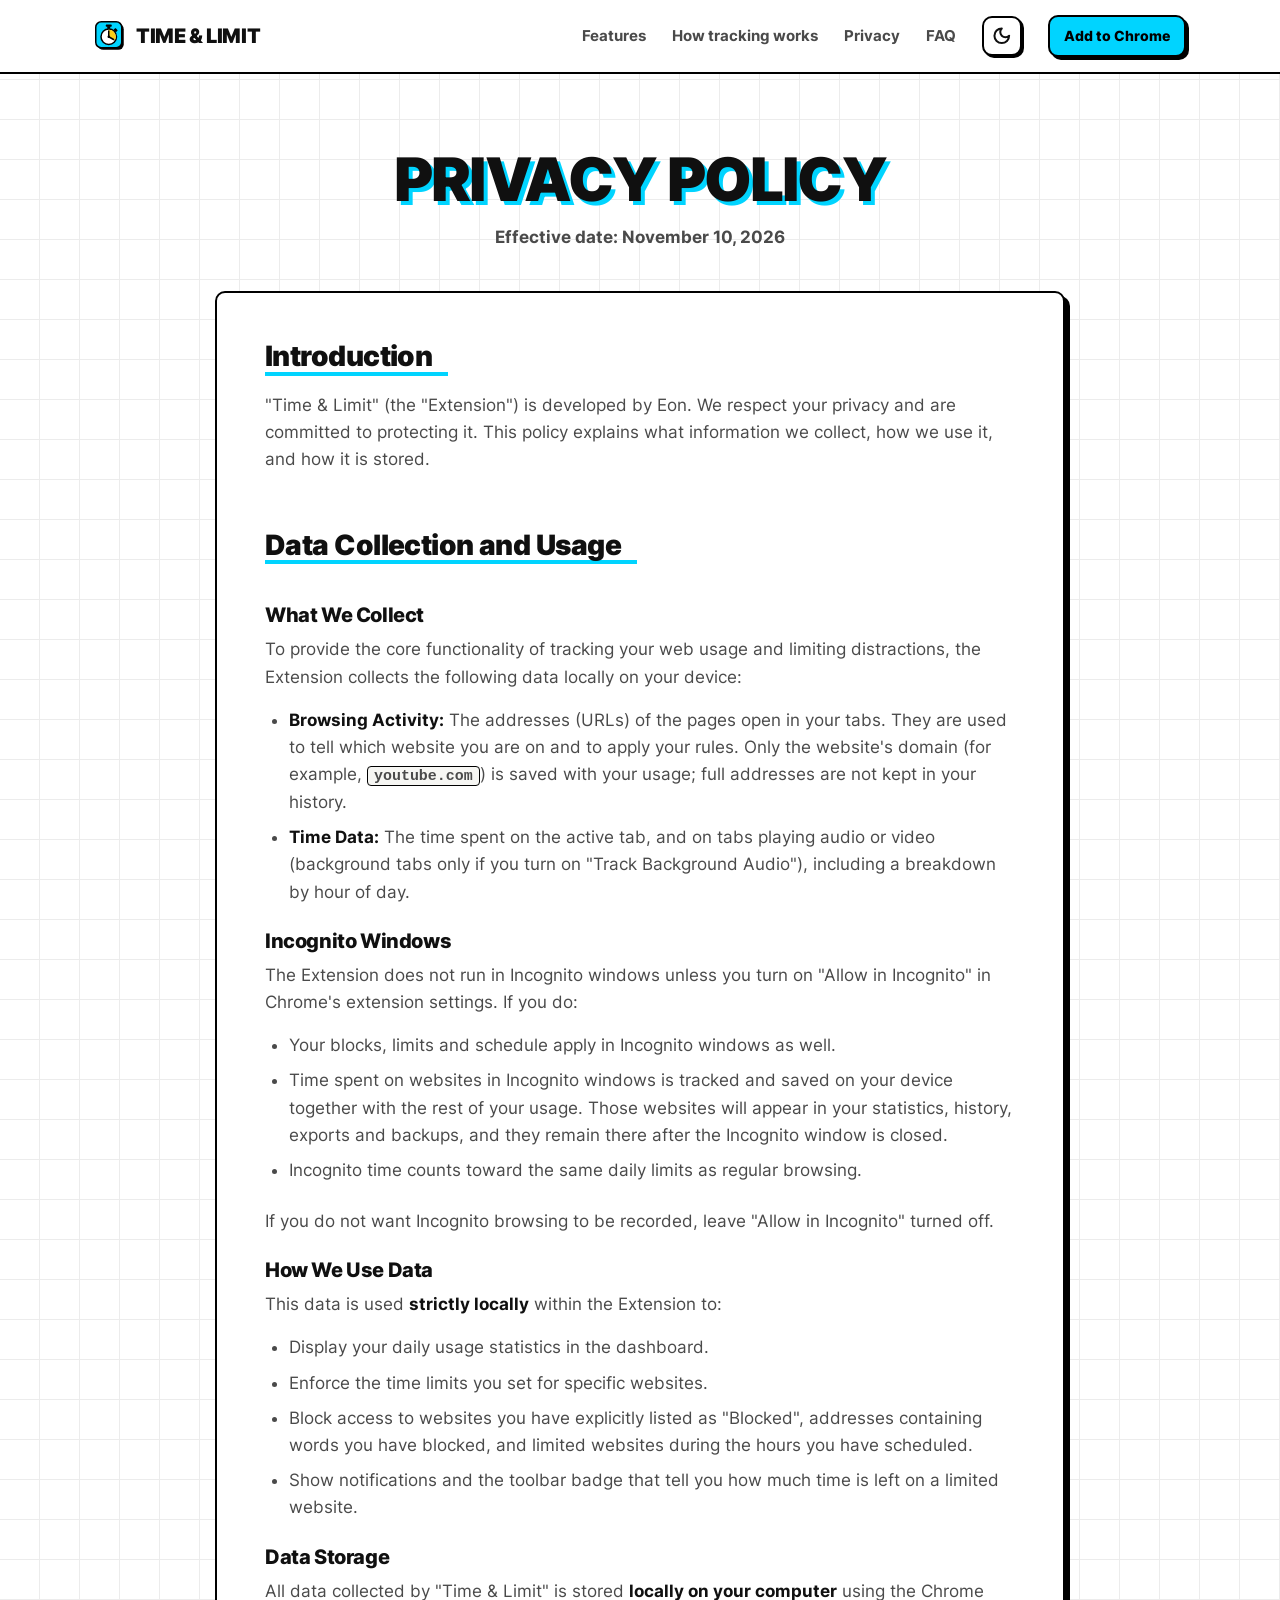
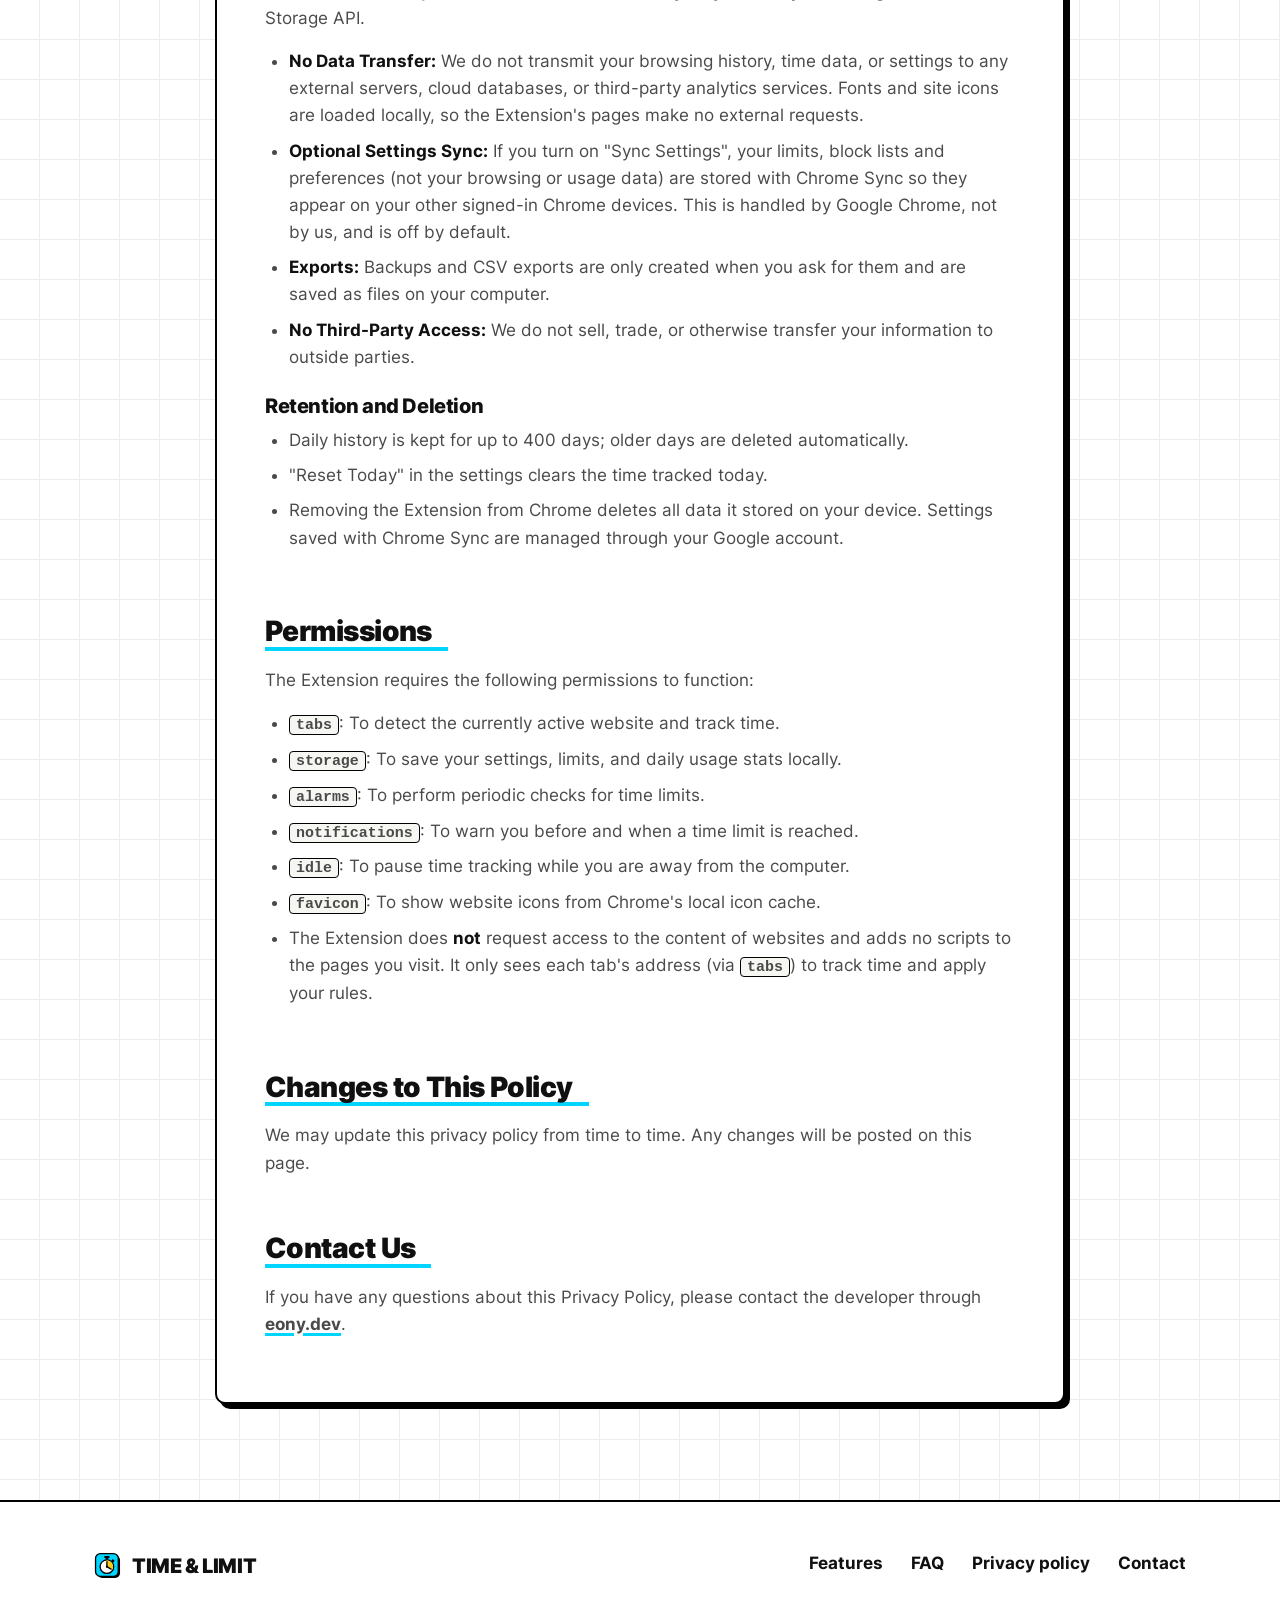
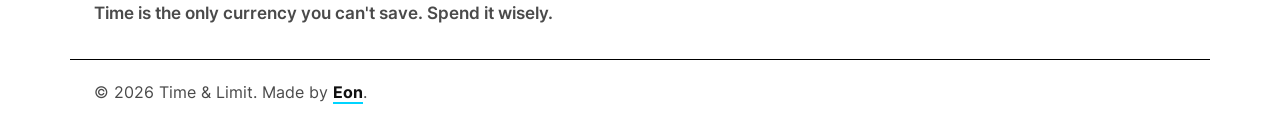
<file: privacy.html>
<!doctype html>
<html lang="en">
	<head>
		<meta charset="UTF-8" />
		<meta name="viewport" content="width=device-width, initial-scale=1" />
		<title>Privacy Policy | Time &amp; Limit</title>
		<meta
			name="description"
			content="How Time & Limit handles your data: everything stays on your device, with no servers, accounts, analytics or ads."
		/>
		<meta name="theme-color" content="#00d4ff" />
		<meta name="color-scheme" content="light dark" />
		<link rel="icon" href="logo.svg" type="image/svg+xml" />
		<link
			rel="preload"
			href="fonts/inter-latin-wght-normal.woff2"
			as="font"
			type="font/woff2"
			crossorigin
		/>
		<link rel="stylesheet" href="style.css" />
		<script>
			(function () {
				try {
					var saved = localStorage.getItem("timeLimitTheme");
					var dark = saved
						? saved === "dark"
						: window.matchMedia("(prefers-color-scheme: dark)")
								.matches;
					document.documentElement.dataset.theme = dark
						? "dark"
						: "light";
				} catch (e) {}
			})();
		</script>
		<script src="script.js" defer></script>
	</head>
	<body>
		<svg
			xmlns="http://www.w3.org/2000/svg"
			class="sprite"
			aria-hidden="true"
		>
			<symbol id="i-sun" viewBox="0 0 24 24">
				<circle cx="12" cy="12" r="4" />
				<path d="M12 2v2" />
				<path d="M12 20v2" />
				<path d="m4.93 4.93 1.41 1.41" />
				<path d="m17.66 17.66 1.41 1.41" />
				<path d="M2 12h2" />
				<path d="M20 12h2" />
				<path d="m6.34 17.66-1.41 1.41" />
				<path d="m19.07 4.93-1.41 1.41" />
			</symbol>
			<symbol id="i-moon" viewBox="0 0 24 24">
				<path d="M12 3a6 6 0 0 0 9 9 9 9 0 1 1-9-9Z" />
			</symbol>
			<symbol id="i-menu" viewBox="0 0 24 24">
				<line x1="4" x2="20" y1="6" y2="6" />
				<line x1="4" x2="20" y1="12" y2="12" />
				<line x1="4" x2="20" y1="18" y2="18" />
			</symbol>
			<symbol id="i-x" viewBox="0 0 24 24">
				<path d="M18 6 6 18" />
				<path d="m6 6 12 12" />
			</symbol>
		</svg>

		<a class="skip-link" href="#main">Skip to content</a>

		<header class="site-header">
			<div class="container header-inner">
				<a
					href="index.html"
					class="brand"
					aria-label="Time &amp; Limit home"
				>
					<img
						src="logo.svg"
						alt=""
						class="brand-logo"
						width="32"
						height="32"
					/>
					<span>Time &amp; Limit</span>
				</a>

				<button
					type="button"
					class="icon-btn menu-btn"
					id="menu-btn"
					aria-label="Open menu"
					aria-expanded="false"
					aria-controls="site-nav"
				>
					<svg class="icon icon-open" aria-hidden="true">
						<use href="#i-menu" />
					</svg>
					<svg class="icon icon-close" aria-hidden="true">
						<use href="#i-x" />
					</svg>
				</button>

				<nav class="site-nav" id="site-nav" aria-label="Main">
					<a href="index.html#features">Features</a>
					<a href="index.html#tracking">How tracking works</a>
					<a href="privacy.html" aria-current="page">Privacy</a>
					<a href="index.html#faq">FAQ</a>
					<button
						type="button"
						class="icon-btn theme-btn"
						id="theme-btn"
						aria-label="Switch to dark mode"
						aria-pressed="false"
					>
						<svg class="icon icon-moon" aria-hidden="true">
							<use href="#i-moon" />
						</svg>
						<svg class="icon icon-sun" aria-hidden="true">
							<use href="#i-sun" />
						</svg>
					</button>
					<a
						href="index.html#install"
						class="btn btn-primary btn-sm"
						data-store-link
						>Add to Chrome</a
					>
				</nav>
			</div>
		</header>

		<main id="main" class="doc">
			<div class="container container-narrow">
				<header class="doc-header">
					<h1>Privacy Policy</h1>
					<p>Effective date: November 10, 2026</p>
				</header>

				<article class="card doc-content">
					<h2>Introduction</h2>
					<p>
						"Time &amp; Limit" (the "Extension") is developed by
						Eon. We respect your privacy and are committed to
						protecting it. This policy explains what information we
						collect, how we use it, and how it is stored.
					</p>

					<h2>Data Collection and Usage</h2>

					<h3>What We Collect</h3>
					<p>
						To provide the core functionality of tracking your web
						usage and limiting distractions, the Extension collects
						the following data locally on your device:
					</p>
					<ul>
						<li>
							<strong>Browsing Activity:</strong> The addresses
							(URLs) of the pages open in your tabs. They are used
							to tell which website you are on and to apply your
							rules. Only the website's domain (for example,
							<code>youtube.com</code>) is saved with your usage;
							full addresses are not kept in your history.
						</li>
						<li>
							<strong>Time Data:</strong> The time spent on the
							active tab, and on tabs playing audio or video
							(background tabs only if you turn on "Track
							Background Audio"), including a breakdown by hour of
							day.
						</li>
					</ul>

					<h3>Incognito Windows</h3>
					<p>
						The Extension does not run in Incognito windows unless
						you turn on "Allow in Incognito" in Chrome's extension
						settings. If you do:
					</p>
					<ul>
						<li>
							Your blocks, limits and schedule apply in Incognito
							windows as well.
						</li>
						<li>
							Time spent on websites in Incognito windows is
							tracked and saved on your device together with the
							rest of your usage. Those websites will appear in
							your statistics, history, exports and backups, and
							they remain there after the Incognito window is
							closed.
						</li>
						<li>
							Incognito time counts toward the same daily limits
							as regular browsing.
						</li>
					</ul>
					<p>
						If you do not want Incognito browsing to be recorded,
						leave "Allow in Incognito" turned off.
					</p>

					<h3>How We Use Data</h3>
					<p>
						This data is used
						<strong>strictly locally</strong> within the Extension
						to:
					</p>
					<ul>
						<li>
							Display your daily usage statistics in the
							dashboard.
						</li>
						<li>
							Enforce the time limits you set for specific
							websites.
						</li>
						<li>
							Block access to websites you have explicitly listed
							as "Blocked", addresses containing words you have
							blocked, and limited websites during the hours you
							have scheduled.
						</li>
						<li>
							Show notifications and the toolbar badge that tell
							you how much time is left on a limited website.
						</li>
					</ul>

					<h3>Data Storage</h3>
					<p>
						All data collected by "Time &amp; Limit" is stored
						<strong>locally on your computer</strong> using the
						Chrome Storage API.
					</p>
					<ul>
						<li>
							<strong>No Data Transfer:</strong> We do not
							transmit your browsing history, time data, or
							settings to any external servers, cloud databases,
							or third-party analytics services. Fonts and site
							icons are loaded locally, so the Extension's pages
							make no external requests.
						</li>
						<li>
							<strong>Optional Settings Sync:</strong> If you turn
							on "Sync Settings", your limits, block lists and
							preferences (not your browsing or usage data) are
							stored with Chrome Sync so they appear on your other
							signed-in Chrome devices. This is handled by Google
							Chrome, not by us, and is off by default.
						</li>
						<li>
							<strong>Exports:</strong> Backups and CSV exports
							are only created when you ask for them and are saved
							as files on your computer.
						</li>
						<li>
							<strong>No Third-Party Access:</strong> We do not
							sell, trade, or otherwise transfer your information
							to outside parties.
						</li>
					</ul>

					<h3>Retention and Deletion</h3>
					<ul>
						<li>
							Daily history is kept for up to 400 days; older days
							are deleted automatically.
						</li>
						<li>
							"Reset Today" in the settings clears the time
							tracked today.
						</li>
						<li>
							Removing the Extension from Chrome deletes all data
							it stored on your device. Settings saved with Chrome
							Sync are managed through your Google account.
						</li>
					</ul>

					<h2>Permissions</h2>
					<p>
						The Extension requires the following permissions to
						function:
					</p>
					<ul>
						<li>
							<code>tabs</code>: To detect the currently active
							website and track time.
						</li>
						<li>
							<code>storage</code>: To save your settings, limits,
							and daily usage stats locally.
						</li>
						<li>
							<code>alarms</code>: To perform periodic checks for
							time limits.
						</li>
						<li>
							<code>notifications</code>: To warn you before and
							when a time limit is reached.
						</li>
						<li>
							<code>idle</code>: To pause time tracking while you
							are away from the computer.
						</li>
						<li>
							<code>favicon</code>: To show website icons from
							Chrome's local icon cache.
						</li>
						<li>
							The Extension does <strong>not</strong> request
							access to the content of websites and adds no
							scripts to the pages you visit. It only sees each
							tab's address (via <code>tabs</code>) to track time
							and apply your rules.
						</li>
					</ul>

					<h2>Changes to This Policy</h2>
					<p>
						We may update this privacy policy from time to time. Any
						changes will be posted on this page.
					</p>

					<h2>Contact Us</h2>
					<p>
						If you have any questions about this Privacy Policy,
						please contact the developer through
						<a
							href="https://eony.dev"
							target="_blank"
							rel="noopener"
							>eony.dev</a
						>.
					</p>
				</article>
			</div>
		</main>

		<footer class="site-footer">
			<div class="container footer-grid">
				<div class="footer-brand">
					<a href="index.html" class="brand">
						<img
							src="logo.svg"
							alt=""
							class="brand-logo"
							width="28"
							height="28"
						/>
						<span>Time &amp; Limit</span>
					</a>
					<p>
						Time is the only currency you can't save. Spend it
						wisely.
					</p>
				</div>
				<nav class="footer-nav" aria-label="Footer">
					<a href="index.html#features">Features</a>
					<a href="index.html#faq">FAQ</a>
					<a href="privacy.html" aria-current="page"
						>Privacy policy</a
					>
					<a href="https://eony.dev" target="_blank" rel="noopener"
						>Contact</a
					>
				</nav>
			</div>
			<div class="container footer-bottom">
				<p>
					&copy; <span id="year">2026</span> Time &amp; Limit. Made by
					<a href="https://eony.dev" target="_blank" rel="noopener"
						>Eon</a
					>.
				</p>
			</div>
		</footer>
	</body>
</html>
</file>
<file: style.css>
/* ==========================================================================
    Time & Limit website. Neo-brutalist style matching the extension.
    Author: Eon
   ========================================================================== */

/* Fonts: self-hosted so the site makes no third-party requests */
@font-face {
	font-family: "Inter";
	font-style: normal;
	font-display: swap;
	font-weight: 100 900;
	src: url("fonts/inter-latin-ext-wght-normal.woff2")
		format("woff2-variations");
	unicode-range:
		U+0100-02AF, U+0304, U+0308, U+0329, U+1E00-1E9F, U+1EF2-1EFF, U+2020,
		U+20A0-20AB, U+20AD-20C0, U+2113, U+2C60-2C7F, U+A720-A7FF;
}

@font-face {
	font-family: "Inter";
	font-style: normal;
	font-display: swap;
	font-weight: 100 900;
	src: url("fonts/inter-latin-wght-normal.woff2") format("woff2-variations");
	unicode-range:
		U+0000-00FF, U+0131, U+0152-0153, U+02BB-02BC, U+02C6, U+02DA, U+02DC,
		U+0304, U+0308, U+0329, U+2000-206F, U+2074, U+20AC, U+2122, U+2191,
		U+2193, U+2212, U+2215, U+FEFF, U+FFFD;
}

/* Design tokens */
:root {
	--bg: #ffffff;
	--bg-alt: #f6f6f3;
	--card: #ffffff;
	--text: #101010;
	--text-muted: #4a4a4a;
	--border: #000000;
	--shadow: #000000;
	--grid-line: #ececec;

	--cyan: #00d4ff;
	--purple: #c4b5fd;
	--yellow: #facc15;
	--green: #34d399;
	--red: #f87171;
	--on-accent: #000000;

	--radius: 10px;
	--border-width: 2px;
	--shadow-sm: 3px 3px 0 0 var(--shadow);
	--shadow-md: 5px 5px 0 0 var(--shadow);
	--shadow-lg: 8px 8px 0 0 var(--shadow);

	--container: 1140px;
	--header-height: 72px;

	color-scheme: light;
}

:root[data-theme="dark"] {
	--bg: #0a0a0a;
	--bg-alt: #111111;
	--card: #161616;
	--text: #f2f2f2;
	--text-muted: #a8a8a8;
	--border: #3a3a3a;
	--shadow: #2e2e2e;
	--grid-line: #1c1c1c;

	--purple: #a78bfa;
	--yellow: #fbbf24;
	--green: #10b981;
	--red: #ef4444;

	color-scheme: dark;
}

/* Base */
*,
*::before,
*::after {
	box-sizing: border-box;
}

* {
	margin: 0;
}

html {
	scroll-behavior: smooth;
	scroll-padding-top: calc(var(--header-height) + 16px);
	-webkit-text-size-adjust: 100%;
}

body {
	font-family:
		"Inter",
		system-ui,
		-apple-system,
		"Segoe UI",
		sans-serif;
	font-size: 17px;
	line-height: 1.6;
	color: var(--text);
	background-color: var(--bg);
	background-image:
		linear-gradient(var(--grid-line) 1px, transparent 1px),
		linear-gradient(90deg, var(--grid-line) 1px, transparent 1px);
	background-size: 40px 40px;
	background-position: -1px -1px;
	-webkit-font-smoothing: antialiased;
}

img,
svg {
	display: block;
	max-width: 100%;
}

a {
	color: inherit;
}

button {
	font: inherit;
	color: inherit;
}

code {
	font-family: ui-monospace, "SFMono-Regular", Consolas, monospace;
	font-size: 0.88em;
	font-weight: 600;
	background: var(--bg-alt);
	border: 1px solid var(--border);
	border-radius: 4px;
	padding: 1px 6px;
}

:focus-visible {
	outline: 3px solid var(--cyan);
	outline-offset: 3px;
}

::selection {
	background: var(--green);
	color: #000;
}

.sprite {
	display: none;
}

.icon {
	width: 1.15em;
	height: 1.15em;
	flex-shrink: 0;
	fill: none;
	stroke: currentColor;
	stroke-width: 2.5;
	stroke-linecap: round;
	stroke-linejoin: round;
}

.visually-hidden {
	position: absolute !important;
	width: 1px;
	height: 1px;
	padding: 0;
	margin: -1px;
	overflow: hidden;
	clip: rect(0, 0, 0, 0);
	white-space: nowrap;
	border: 0;
}

.skip-link {
	position: absolute;
	left: 16px;
	top: -60px;
	z-index: 200;
	padding: 10px 16px;
	background: var(--yellow);
	color: #000;
	font-weight: 800;
	border: var(--border-width) solid #000;
	border-radius: var(--radius);
	text-decoration: none;
}

.skip-link:focus {
	top: 12px;
}

/* Layout */
.container {
	width: 100%;
	max-width: var(--container);
	margin: 0 auto;
	padding: 0 24px;
}

.container-narrow {
	max-width: 820px;
}

.section {
	padding: 96px 0;
}

.section-alt {
	background: var(--bg-alt);
	border-top: var(--border-width) solid var(--border);
	border-bottom: var(--border-width) solid var(--border);
}

.section-head {
	text-align: center;
	max-width: 700px;
	margin: 0 auto 56px;
}

.section-lead {
	margin-top: 16px;
	font-size: 19px;
	color: var(--text-muted);
}

.eyebrow {
	display: inline-block;
	margin-bottom: 14px;
	font-size: 13px;
	font-weight: 800;
	letter-spacing: 0.08em;
	text-transform: uppercase;
	color: var(--text-muted);
}

h1,
h2,
h3 {
	line-height: 1.1;
	letter-spacing: -0.02em;
}

h2 {
	font-size: clamp(30px, 4vw, 44px);
	font-weight: 900;
}

h3 {
	font-size: 20px;
	font-weight: 800;
}

/* Components */
.card {
	background: var(--card);
	border: var(--border-width) solid var(--border);
	border-radius: var(--radius);
	box-shadow: var(--shadow-md);
}

.btn {
	display: inline-flex;
	align-items: center;
	justify-content: center;
	gap: 10px;
	padding: 14px 24px;
	font-size: 16px;
	font-weight: 800;
	text-decoration: none;
	border: var(--border-width) solid var(--border);
	border-radius: var(--radius);
	box-shadow: var(--shadow-sm);
	cursor: pointer;
	transition:
		background-color 0.3s ease,
		color 0.3s ease,
		transform 0.3s ease,
		box-shadow 0.3s ease;
}

.btn:hover {
	background: var(--yellow);
	color: #000;
	border-color: #000;
	box-shadow: 6px 6px 0 0 var(--shadow);
}

/* The call-to-action box is already yellow, so its button turns white instead */
.cta .btn:hover {
	background: #fff;
}

.btn:active {
	transform: translate(2px, 2px);
	box-shadow: 0 0 0 0 var(--shadow);
}

.btn-primary {
	background: var(--cyan);
	color: var(--on-accent);
	border-color: #000;
}

.btn-secondary {
	background: var(--card);
	color: var(--text);
}

.btn-sm {
	padding: 8px 14px;
	font-size: 14px;
}

.icon-btn {
	display: inline-flex;
	align-items: center;
	justify-content: center;
	width: 40px;
	height: 40px;
	background: var(--card);
	border: var(--border-width) solid var(--border);
	border-radius: var(--radius);
	box-shadow: 2px 2px 0 0 var(--shadow);
	cursor: pointer;
	transition:
		background-color 0.3s ease,
		color 0.3s ease,
		box-shadow 0.3s ease;
}

.icon-btn:hover {
	background: var(--yellow);
	color: #000;
	box-shadow: 4px 4px 0 0 var(--shadow);
}

.icon-tile {
	display: inline-flex;
	align-items: center;
	justify-content: center;
	width: 48px;
	height: 48px;
	color: #000;
	border: var(--border-width) solid #000;
	border-radius: 12px;
	box-shadow: 2px 2px 0 0 #000;
}

.icon-tile .icon {
	width: 24px;
	height: 24px;
}

.tile-cyan {
	background: var(--cyan);
}
.tile-yellow {
	background: var(--yellow);
}
.tile-red {
	background: var(--red);
}
.tile-green {
	background: var(--green);
}
.tile-purple {
	background: var(--purple);
}

.text-link {
	display: inline-flex;
	align-items: center;
	gap: 8px;
	margin-top: 8px;
	font-weight: 800;
	text-decoration: underline;
	text-decoration-color: var(--cyan);
	text-decoration-thickness: 3px;
	text-underline-offset: 4px;
}

/* Header */
.site-header {
	position: sticky;
	top: 0;
	z-index: 100;
	background: var(--bg);
	border-bottom: var(--border-width) solid var(--border);
}

.header-inner {
	display: flex;
	align-items: center;
	justify-content: space-between;
	height: var(--header-height);
	gap: 24px;
}

.brand {
	display: inline-flex;
	align-items: center;
	gap: 10px;
	font-size: 20px;
	font-weight: 900;
	text-transform: uppercase;
	letter-spacing: -0.02em;
	text-decoration: none;
}

.brand-logo {
	border-radius: 8px;
}

.site-nav {
	display: flex;
	align-items: center;
	gap: 26px;
}

.site-nav > a:not(.btn) {
	font-size: 15px;
	font-weight: 700;
	text-decoration: none;
	color: var(--text-muted);
}

.site-nav > a:not(.btn) {
	text-decoration-line: underline;
	text-decoration-color: transparent;
	text-decoration-thickness: 3px;
	text-underline-offset: 6px;
	transition:
		color 0.2s ease,
		text-decoration-color 0.2s ease;
}

.site-nav > a:not(.btn).is-active {
	color: var(--text);
	text-decoration-color: var(--cyan);
}

.site-nav > a:not(.btn):hover {
	color: var(--text);
	text-decoration: underline;
	text-decoration-color: var(--cyan);
	text-decoration-thickness: 3px;
	text-underline-offset: 6px;
}

.menu-btn {
	display: none;
}

.theme-btn .icon-sun {
	display: none;
}
:root[data-theme="dark"] .theme-btn .icon-sun {
	display: block;
}
:root[data-theme="dark"] .theme-btn .icon-moon {
	display: none;
}

/* Hero */
.hero {
	padding: 88px 0 96px;
}

.hero-grid {
	display: grid;
	grid-template-columns: 1.1fr 0.9fr;
	gap: 64px;
	align-items: center;
}

.hero h1 {
	font-size: clamp(44px, 7vw, 80px);
	font-weight: 900;
	text-transform: uppercase;
	letter-spacing: -0.04em;
	line-height: 0.95;
	text-shadow: var(--h1-shadow, 5px) var(--h1-shadow, 5px) 0 var(--cyan);
}

/* Dark mode: white on a bright cyan shadow blurs together, so use cyan letters on a deep teal shadow */
:root[data-theme="dark"] .hero h1,
:root[data-theme="dark"] .doc-header h1 {
	color: var(--cyan);
	text-shadow: var(--h1-shadow, 5px) var(--h1-shadow, 5px) 0 #0b4f5e;
}

.lead {
	margin-top: 24px;
	font-size: 20px;
	color: var(--text-muted);
	max-width: 34em;
}

.hero-actions {
	display: flex;
	flex-wrap: wrap;
	gap: 16px;
	margin-top: 36px;
}

.hero-points {
	display: flex;
	flex-wrap: wrap;
	gap: 10px 24px;
	margin-top: 32px;
	padding: 0;
	list-style: none;
	font-size: 15px;
	font-weight: 700;
}

.hero-points li,
.check-list li {
	display: flex;
	align-items: center;
	gap: 8px;
}

.hero-points .icon,
.check-list .icon {
	color: #000;
	background: var(--green);
	border: 1.5px solid #000;
	border-radius: 50%;
	padding: 2px;
	width: 20px;
	height: 20px;
}

/* Hero illustration */
.hero-visual {
	position: relative;
	justify-self: center;
	width: 100%;
	max-width: 380px;
}

.mock-popup {
	background: var(--card);
	border: 3px solid var(--border);
	border-radius: 14px;
	box-shadow: var(--shadow-lg);
	padding: 18px;
	transform: rotate(-1.5deg);
}

.mock-popup-head {
	display: flex;
	align-items: center;
	gap: 8px;
	font-weight: 900;
	text-transform: uppercase;
	font-size: 15px;
}

.mock-tabs {
	display: flex;
	gap: 8px;
	margin: 14px 0;
}

.mock-tabs span {
	flex: 1;
	text-align: center;
	font-size: 12px;
	font-weight: 800;
	text-transform: uppercase;
	padding: 6px 0;
	border: var(--border-width) solid var(--border);
	border-radius: 8px;
	box-shadow: 2px 2px 0 0 var(--shadow);
}

.mock-tabs .is-active {
	background: #ff7a1a;
	color: #000;
}

.mock-total {
	text-align: center;
	padding: 16px;
	background: var(--purple);
	color: #000;
	border: var(--border-width) solid #000;
	border-radius: 10px;
	box-shadow: 3px 3px 0 0 #000;
}

.mock-total small {
	display: block;
	font-size: 11px;
	font-weight: 800;
	text-transform: uppercase;
	letter-spacing: 0.05em;
}

.mock-total strong {
	font-size: 40px;
	font-weight: 900;
	letter-spacing: -0.03em;
}

.mock-sites {
	list-style: none;
	padding: 0;
	margin-top: 14px;
	display: grid;
	gap: 8px;
}

.mock-sites li {
	display: flex;
	align-items: center;
	gap: 10px;
	padding: 10px 12px;
	font-size: 14px;
	font-weight: 700;
	border: var(--border-width) solid var(--border);
	border-radius: 8px;
}

.mock-sites b {
	margin-left: auto;
	font-weight: 900;
}

.mock-pill {
	font-size: 10px;
	font-weight: 800;
	text-transform: uppercase;
	background: var(--yellow);
	color: #000;
	border: 1.5px solid #000;
	border-radius: 4px;
	padding: 0 5px;
}

.dot {
	width: 12px;
	height: 12px;
	border-radius: 50%;
	border: 1.5px solid #000;
}

.dot-red {
	background: var(--red);
}
.dot-purple {
	background: var(--purple);
}
.dot-green {
	background: var(--green);
}

.mock-badge {
	position: absolute;
	top: -14px;
	right: -10px;
	padding: 4px 10px;
	font-weight: 900;
	font-size: 16px;
	background: var(--yellow);
	color: #000;
	border: var(--border-width) solid #000;
	border-radius: 8px;
	box-shadow: 3px 3px 0 0 #000;
	transform: rotate(4deg);
}

/* Pillars */
.pillars {
	padding-top: 0;
}

.pillar-grid,
.feature-grid {
	display: grid;
	grid-template-columns: repeat(3, minmax(0, 1fr));
	gap: 24px;
}

.pillar,
.feature {
	padding: 28px;
	display: flex;
	flex-direction: column;
	gap: 14px;
}

/* Cards turn yellow on hover; text switches to black so it stays readable in dark mode too */
.pillar,
.feature,
.step {
	transition:
		background-color 0.3s ease,
		color 0.3s ease,
		border-color 0.3s ease,
		box-shadow 0.3s ease;
}

/* Hover: yellow background and a bigger shadow; nothing moves (same feel as the extension) */
.pillar:hover,
.feature:hover,
.step:hover {
	background: var(--yellow);
	color: #000;
	border-color: #000;
	box-shadow: var(--shadow-lg);
}

.pillar:hover p,
.feature:hover p,
.step:hover p {
	color: #1a1a1a;
}

.feature:hover code {
	background: #fff;
	color: #000;
	border-color: #000;
}

.pillar h3 {
	font-size: 26px;
	font-weight: 900;
	text-transform: uppercase;
}

.pillar p,
.feature p {
	color: var(--text-muted);
	font-size: 16px;
}

/* Split sections */
.split {
	display: grid;
	grid-template-columns: 1fr 1fr;
	gap: 64px;
	align-items: center;
}

.split-reverse .split-copy {
	order: 2;
}

.split-copy h2 {
	margin-bottom: 20px;
}

.split-copy p {
	color: var(--text-muted);
	margin-bottom: 16px;
}

.split-copy strong {
	color: var(--text);
}

.rule-list {
	margin-top: 8px;
	padding-left: 0;
	list-style: none;
	display: grid;
	gap: 14px;
}

.rule-list li {
	padding-left: 18px;
	border-left: 4px solid var(--cyan);
	color: var(--text-muted);
}

.check-list {
	list-style: none;
	padding: 0;
	display: grid;
	gap: 12px;
	font-weight: 600;
}

/* Scenario table */
.scenario-card {
	padding: 28px;
}

.scenario-card h3 {
	margin-bottom: 16px;
}

.scenario-table {
	width: 100%;
	border-collapse: collapse;
	font-size: 15px;
}

.scenario-table th {
	text-align: left;
	font-size: 12px;
	text-transform: uppercase;
	letter-spacing: 0.06em;
	color: var(--text-muted);
	padding: 0 0 10px;
	border-bottom: var(--border-width) solid var(--border);
}

.scenario-table th:last-child,
.scenario-table td:last-child {
	text-align: right;
	white-space: nowrap;
}

.scenario-table td {
	padding: 12px 0;
	border-bottom: 1px solid var(--border);
	font-weight: 600;
}

.scenario-table tr:last-child td {
	border-bottom: none;
}

.yes,
.no,
.maybe {
	display: inline-flex;
	align-items: center;
	gap: 4px;
	padding: 2px 10px 2px 8px;
	font-size: 13px;
	font-weight: 800;
	color: #000;
	border: 1.5px solid #000;
	border-radius: 999px;
}

.yes {
	background: var(--green);
}
.no {
	background: var(--red);
}
.maybe {
	background: var(--yellow);
	padding-left: 10px;
}

/* Limits illustration */
.stack-visual {
	display: grid;
	gap: 18px;
	max-width: 420px;
	width: 100%;
	justify-self: center;
}

.mock-notification {
	display: flex;
	gap: 14px;
	align-items: center;
	padding: 16px 18px;
	transform: rotate(-1deg);
}

.mock-notification strong,
.mock-notification span {
	display: block;
}

.mock-notification span {
	font-size: 14px;
	color: var(--text-muted);
}

.mock-schedule small {
	display: block;
	font-size: 12px;
	font-weight: 800;
	text-transform: uppercase;
	letter-spacing: 0.05em;
}

.mock-schedule {
	padding: 16px 20px;
	transform: rotate(1deg);
}

.mock-times {
	display: flex;
	align-items: center;
	gap: 10px;
	margin: 10px 0;
	font-weight: 700;
}

.mock-times span {
	flex: 1;
	padding: 6px 10px;
	border: var(--border-width) solid var(--border);
	border-radius: 8px;
	font-weight: 800;
}

.mock-days {
	display: flex;
	gap: 6px;
}

.mock-days span {
	flex: 1;
	text-align: center;
	font-size: 12px;
	font-weight: 800;
	padding: 4px 0;
	border: var(--border-width) solid var(--border);
	border-radius: 6px;
	color: var(--text-muted);
}

.mock-days .on {
	background: var(--yellow);
	color: #000;
	border-color: #000;
}

/* Insights illustration */
.mock-chart {
	padding: 24px;
	max-width: 480px;
	width: 100%;
	justify-self: center;
}

.mock-chart-head {
	display: flex;
	justify-content: space-between;
	align-items: center;
	gap: 12px;
	flex-wrap: wrap;
}

.mock-segment {
	display: inline-flex;
	border: var(--border-width) solid var(--border);
	border-radius: 8px;
	overflow: hidden;
}

.mock-segment span {
	padding: 6px 12px;
	font-size: 12px;
	font-weight: 800;
	text-transform: uppercase;
	border-right: var(--border-width) solid var(--border);
	color: var(--text-muted);
}

.mock-segment span:last-child {
	border-right: none;
}

.mock-segment .is-active {
	background: var(--yellow);
	color: #000;
}

.mock-trend {
	font-size: 13px;
	font-weight: 800;
	color: #059669;
}

:root[data-theme="dark"] .mock-trend {
	color: var(--green);
}

.mock-bars {
	position: relative;
	display: flex;
	align-items: flex-end;
	gap: 12px;
	height: 180px;
	margin-top: 24px;
	border-bottom: var(--border-width) solid var(--border);
}

.mock-bars span {
	flex: 1;
	height: var(--h);
	background: var(--cyan);
	border: var(--border-width) solid var(--border);
	border-bottom: none;
	border-radius: 6px 6px 0 0;
}

.mock-bars .is-selected {
	background: var(--red);
}

.mock-avg {
	position: absolute;
	left: 0;
	right: 0;
	bottom: 52%;
	border-top: 2px dashed var(--red);
}

.mock-days-axis {
	display: flex;
	gap: 12px;
	margin-top: 8px;
}

.mock-days-axis span {
	flex: 1;
	text-align: center;
	font-size: 11px;
	font-weight: 800;
	text-transform: uppercase;
	color: var(--text-muted);
}

.mock-category {
	display: flex;
	height: 18px;
	margin-top: 20px;
	border: var(--border-width) solid var(--border);
	border-radius: 6px;
	overflow: hidden;
}

.mock-category span {
	width: var(--w);
	border-right: var(--border-width) solid var(--border);
}

.mock-category span:last-child {
	border-right: none;
}

.c-red {
	background: var(--red);
}
.c-green {
	background: var(--green);
}
.c-cyan {
	background: var(--cyan);
}
.c-yellow {
	background: var(--yellow);
}

/* Block page illustration */
.mock-block {
	display: flex;
	flex-direction: column;
	align-items: center;
	gap: 12px;
	padding: 32px 28px;
	text-align: center;
	max-width: 440px;
	width: 100%;
	justify-self: center;
	box-shadow: var(--shadow-lg);
}

.mock-block-title {
	font-size: 40px;
	font-weight: 900;
	text-transform: uppercase;
	letter-spacing: -0.03em;
	line-height: 1;
	text-shadow: 3px 3px 0 #7a7a7a;
}

.mock-block > span {
	font-weight: 700;
	color: var(--text-muted);
}

.mock-block u {
	color: var(--text);
	text-decoration-color: var(--cyan);
	text-decoration-thickness: 3px;
}

.mock-block-info {
	display: flex;
	gap: 12px;
	margin: 8px 0;
}

.mock-block-info div {
	padding: 10px 14px;
	border: var(--border-width) solid var(--border);
	border-radius: 8px;
	box-shadow: 3px 3px 0 0 var(--shadow);
	text-align: center;
}

.mock-block-info .info-accent {
	background: var(--cyan);
	color: #000;
	border-color: #000;
}

.mock-block-info small {
	display: block;
	font-size: 10px;
	font-weight: 800;
	text-transform: uppercase;
}

.mock-block-info b {
	font-size: 18px;
	font-weight: 900;
}

.mock-block em {
	font-weight: 700;
	font-size: 14px;
	padding: 10px 14px;
	border: var(--border-width) solid var(--border);
	border-radius: 8px;
	transform: rotate(-1deg);
}

/* Steps */
.steps {
	list-style: none;
	padding: 0;
	display: grid;
	grid-template-columns: repeat(3, minmax(0, 1fr));
	gap: 24px;
}

.step {
	padding: 32px 28px;
	display: flex;
	flex-direction: column;
	gap: 12px;
}

.step-number {
	display: inline-flex;
	align-items: center;
	justify-content: center;
	width: 44px;
	height: 44px;
	font-size: 20px;
	font-weight: 900;
	color: #000;
	background: var(--yellow);
	border: var(--border-width) solid #000;
	border-radius: 50%;
	box-shadow: 2px 2px 0 0 #000;
}

.step:nth-child(2) .step-number {
	background: var(--cyan);
}
.step:nth-child(3) .step-number {
	background: var(--green);
}

.step p {
	color: var(--text-muted);
}

/* Privacy */
.permissions-card {
	padding: 28px;
}

.permissions-head {
	display: flex;
	align-items: center;
	gap: 14px;
	margin-bottom: 22px;
}

.permissions-head p {
	margin-top: 2px;
	font-size: 15px;
	color: var(--text-muted);
}

.permissions {
	display: grid;
	gap: 10px;
}

.permissions div {
	display: grid;
	grid-template-columns: 36px 1fr;
	column-gap: 14px;
	align-items: center;
	padding: 10px 12px;
	border: var(--border-width) solid var(--border);
	border-radius: 8px;
	background: var(--bg-alt);
	transition:
		transform 0.2s ease,
		box-shadow 0.2s ease;
}

.permissions div:hover {
	transform: translate(-2px, -2px);
	box-shadow: var(--shadow-sm);
}

.perm-icon {
	grid-row: span 2;
	display: inline-flex;
	align-items: center;
	justify-content: center;
	width: 36px;
	height: 36px;
	color: #000;
	border: var(--border-width) solid #000;
	border-radius: 8px;
}

.perm-icon .icon {
	width: 18px;
	height: 18px;
}

.permissions dt {
	font-weight: 800;
	line-height: 1.3;
}

.permissions dd {
	margin: 0;
	font-size: 14px;
	line-height: 1.45;
	color: var(--text-muted);
}

.permissions-never {
	margin-top: 18px;
	padding-top: 16px;
	border-top: var(--border-width) dashed var(--border);
}

.permissions-never-title {
	margin-bottom: 10px;
	font-size: 13px;
	font-weight: 800;
	letter-spacing: 0.06em;
	text-transform: uppercase;
}

.permissions-never ul {
	display: flex;
	flex-wrap: wrap;
	gap: 8px;
	padding: 0;
	list-style: none;
}

.permissions-never li {
	display: inline-flex;
	align-items: center;
	gap: 6px;
	padding: 5px 10px;
	font-size: 14px;
	font-weight: 700;
	border: var(--border-width) solid var(--border);
	border-radius: 999px;
}

.permissions-never li .icon {
	width: 14px;
	height: 14px;
	color: var(--red);
	stroke-width: 3.5;
}

/* FAQ */
.faq {
	display: grid;
	gap: 16px;
}

.faq-item {
	box-shadow: var(--shadow-sm);
	transition: box-shadow 0.3s ease;
}

.faq-item:hover {
	box-shadow: 6px 6px 0 0 var(--shadow);
}

.faq-item summary {
	display: flex;
	justify-content: space-between;
	align-items: center;
	gap: 16px;
	padding: 20px 24px;
	font-size: 18px;
	font-weight: 800;
	cursor: pointer;
	list-style: none;
}

.faq-item summary::-webkit-details-marker {
	display: none;
}

.faq-item summary .icon {
	transition: transform 0.2s ease;
}

.faq-item[open]:not(.is-closing) summary .icon {
	transform: rotate(180deg);
}

.faq-item summary {
	border-bottom: var(--border-width) dashed transparent;
	transition: border-color 0.2s ease;
}

.faq-item[open]:not(.is-closing) summary {
	border-bottom-color: var(--border);
}

.faq-item.is-animating {
	overflow: hidden;
}

.faq-item p {
	padding: 18px 24px 22px;
	color: var(--text-muted);
}

/* Final CTA */
.cta {
	display: grid;
	grid-template-columns: 1fr auto;
	align-items: center;
	gap: 24px 40px;
	padding: 48px;
	background: var(--yellow);
	color: #000;
	border-color: #000;
	box-shadow: var(--shadow-lg);
}

.cta p {
	margin-top: 10px;
	font-size: 19px;
	font-weight: 600;
}

.manual-install {
	grid-column: 1 / -1;
	padding: 24px;
	background: #fff;
	border: var(--border-width) solid #000;
	border-radius: var(--radius);
}

.manual-install h3 {
	margin-bottom: 12px;
}

.manual-install ol {
	padding-left: 22px;
	display: grid;
	gap: 6px;
	font-weight: 500;
}

.manual-install code {
	background: #f3f3f3;
	border-color: #000;
	color: #000;
}

.manual-install[hidden] {
	display: none;
}

/* Footer */
.site-footer {
	background: var(--bg);
	border-top: var(--border-width) solid var(--border);
	padding: 48px 0 28px;
}

.footer-grid {
	display: flex;
	justify-content: space-between;
	align-items: flex-start;
	gap: 32px;
	flex-wrap: wrap;
}

.footer-brand p {
	margin-top: 12px;
	color: var(--text-muted);
	font-weight: 600;
}

.footer-nav {
	display: flex;
	flex-wrap: wrap;
	gap: 12px 28px;
}

.footer-nav a {
	font-weight: 700;
	text-decoration: none;
}

.footer-nav a:hover {
	text-decoration: underline;
	text-decoration-color: var(--cyan);
	text-decoration-thickness: 3px;
	text-underline-offset: 5px;
}

.footer-bottom {
	margin-top: 32px;
	padding-top: 20px;
	border-top: 1px solid var(--border);
	font-size: 16px;
	color: var(--text-muted);
}

.footer-bottom a {
	font-weight: 700;
	color: var(--text);
	text-decoration: underline;
	text-decoration-color: var(--cyan);
	text-decoration-thickness: 2px;
	text-underline-offset: 4px;
}

.footer-bottom a:hover {
	text-decoration-thickness: 3px;
}

/* Privacy policy page */
.doc {
	padding: 72px 0 96px;
}

/* Privacy page column: 10% wider than the shared narrow container (772px -> 850px of content) */
.doc .container-narrow {
	max-width: 898px;
}

.doc-header {
	text-align: center;
	margin-bottom: 40px;
}

.doc-header h1 {
	font-size: clamp(38px, 6vw, 60px);
	font-weight: 900;
	text-transform: uppercase;
	letter-spacing: -0.03em;
	text-shadow: 4px 4px 0 var(--cyan);
}

.doc-header p {
	margin-top: 12px;
	font-weight: 700;
	color: var(--text-muted);
}

.doc-content {
	padding: 48px;
}

.doc-content h2 {
	display: inline-block;
	font-size: 28px;
	margin: 40px 0 16px;
	padding-right: 16px;
	border-bottom: 4px solid var(--cyan);
}

.doc-content h2:first-child {
	margin-top: 0;
}

.doc-content h3 {
	margin: 24px 0 10px;
}

.doc-content p,
.doc-content li {
	color: var(--text-muted);
}

.doc-content p {
	margin-bottom: 16px;
}

.doc-content ul {
	padding-left: 24px;
	margin-bottom: 24px;
	display: grid;
	gap: 8px;
}

.doc-content strong {
	color: var(--text);
}

.doc-content a {
	font-weight: 700;
	text-decoration-color: var(--cyan);
	text-decoration-thickness: 3px;
	text-underline-offset: 3px;
}

/* Responsive */
@media (max-width: 960px) {
	.hero-grid,
	.split {
		grid-template-columns: 1fr;
		gap: 48px;
	}

	.split-reverse .split-copy {
		order: 0;
	}

	.feature-grid {
		grid-template-columns: repeat(2, minmax(0, 1fr));
	}

	.menu-btn {
		display: inline-flex;
	}

	.site-nav {
		position: absolute;
		top: var(--header-height);
		left: 0;
		right: 0;
		flex-direction: column;
		align-items: stretch;
		gap: 4px;
		padding: 16px 24px 24px;
		background: var(--bg);
		border-bottom: var(--border-width) solid var(--border);
		/* Closed: clipped away above its top edge, and hidden from keyboard and screen readers */
		visibility: hidden;
		clip-path: inset(0 0 100% 0);
		transition:
			clip-path 0.3s cubic-bezier(0.2, 0.7, 0.3, 1),
			visibility 0s linear 0.3s;
	}

	.site-nav.is-open {
		visibility: visible;
		clip-path: inset(
			0 0 -12px 0
		); /* a little extra room so the bottom border isn't clipped */
		transition:
			clip-path 0.3s cubic-bezier(0.2, 0.7, 0.3, 1),
			visibility 0s;
	}

	.site-nav > * {
		opacity: 0;
		transform: translateY(-8px);
		transition:
			opacity 0.2s ease,
			transform 0.2s ease;
	}

	.site-nav.is-open > * {
		opacity: 1;
		transform: none;
		transition:
			opacity 0.25s ease 0.08s,
			transform 0.25s ease 0.08s;
	}

	.menu-btn .icon-close,
	.menu-btn[aria-expanded="true"] .icon-open {
		display: none;
	}

	.menu-btn[aria-expanded="true"] .icon-close {
		display: block;
	}

	.site-nav > a:not(.btn) {
		padding: 10px 0;
		font-size: 17px;
	}

	.site-nav .theme-btn {
		align-self: flex-start;
		margin: 8px 0;
	}
}

@media (max-width: 720px) {
	body {
		font-size: 16px;
	}

	.section {
		padding: 72px 0;
	}

	.hero {
		padding: 56px 0 72px;
	}

	.hero h1 {
		font-size: clamp(32px, 9.5vw, 48px);
		--h1-shadow: 3px;
	}

	.lead {
		margin-top: 16px;
		font-size: 16px;
	}

	.hero .eyebrow {
		font-size: 11px;
	}

	.hero-actions {
		margin-top: 28px;
	}

	.hero-actions .btn {
		padding: 12px 20px;
		font-size: 15px;
	}

	.hero-points {
		margin-top: 24px;
		font-size: 14px;
	}

	.hero-points .icon {
		width: 18px;
		height: 18px;
	}

	.pillar-grid,
	.feature-grid,
	.steps {
		grid-template-columns: 1fr;
	}

	.cta {
		grid-template-columns: 1fr;
		padding: 32px 24px;
	}

	.doc-content {
		padding: 28px 22px;
	}
}

@media (max-width: 420px) {
	.container {
		padding: 0 16px;
	}

	.hero-actions .btn {
		width: 100%;
	}

	.mock-block-info {
		flex-direction: column;
	}
}

/* Respect reduced-motion preferences */
@media (prefers-reduced-motion: reduce) {
	html {
		scroll-behavior: auto;
	}

	*,
	*::before,
	*::after {
		transition: none !important;
		animation: none !important;
	}
}
</file>
